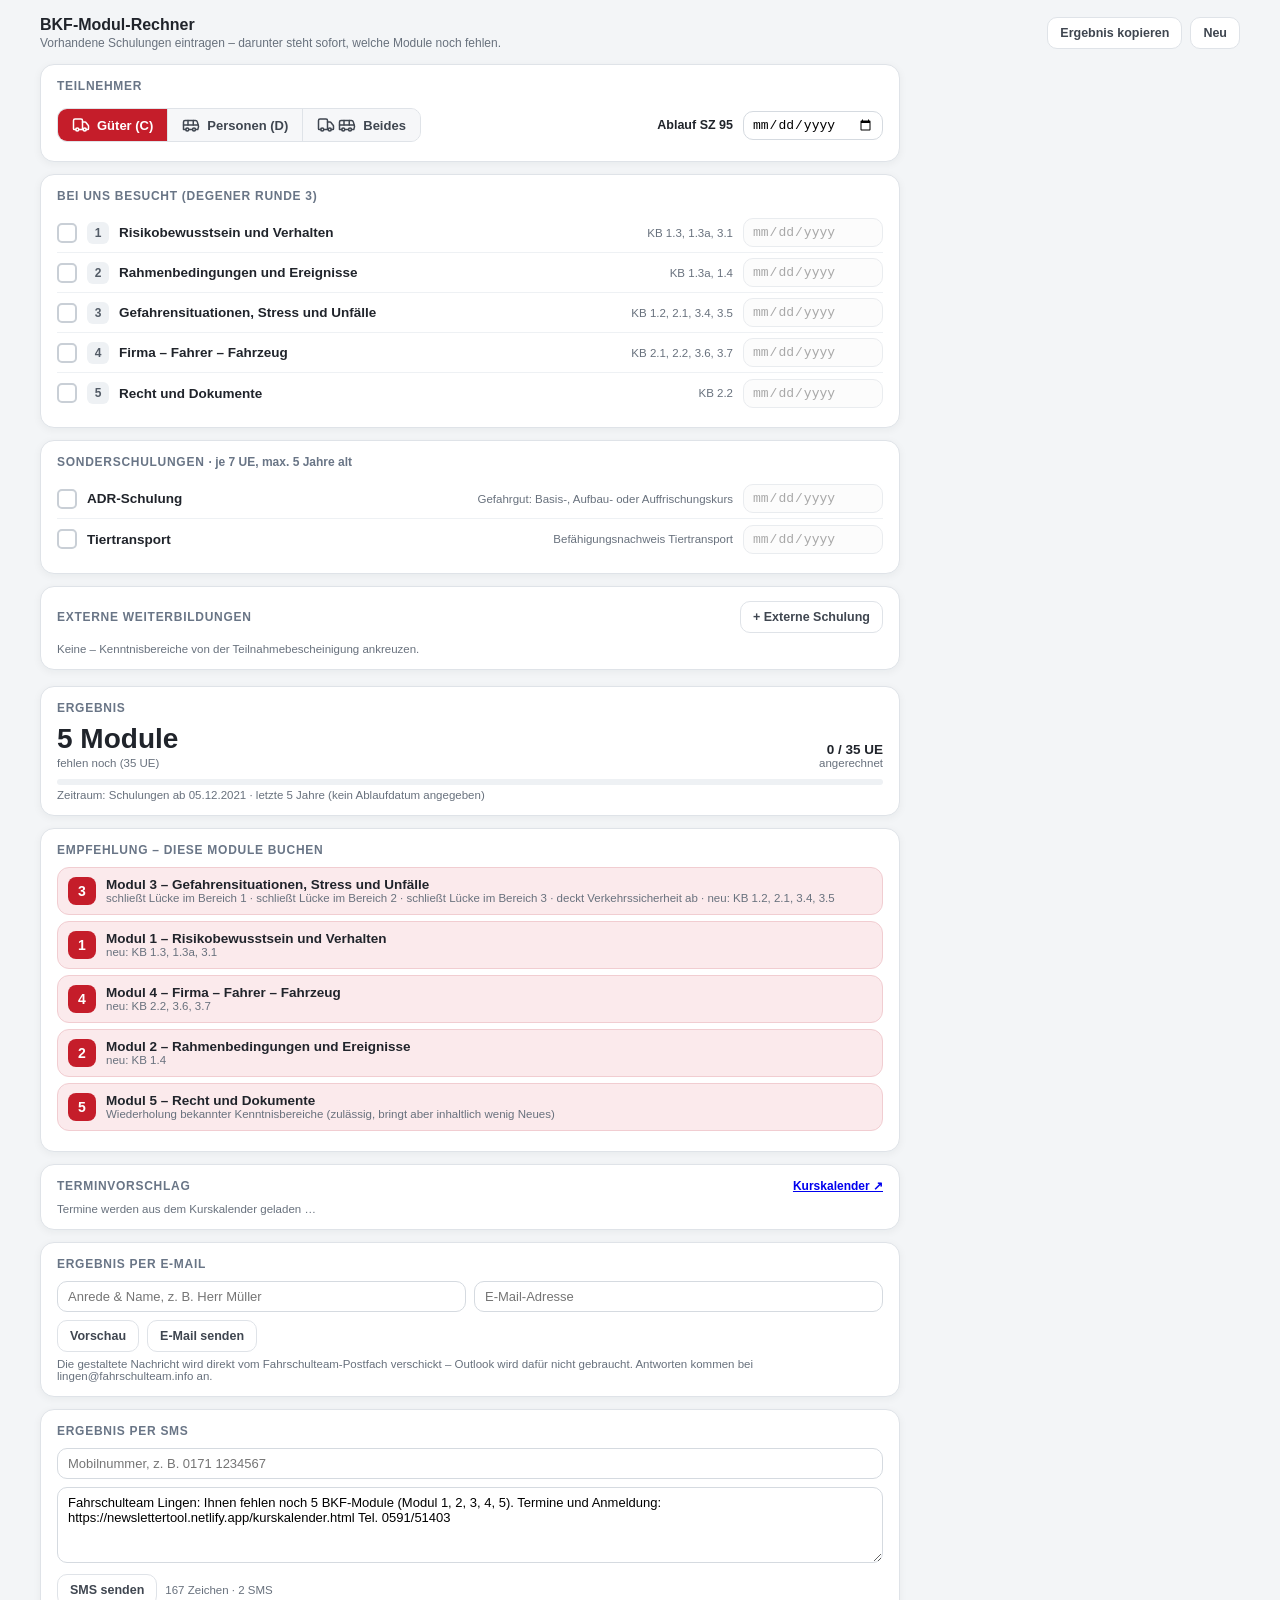
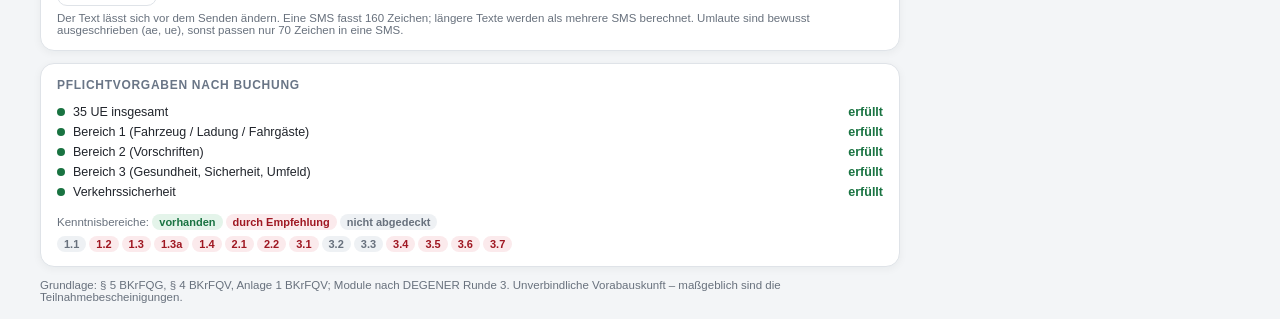
<file: bkf-rechner.html>
<!doctype html>
<html lang="de">
<head>
<meta charset="utf-8">
<meta name="viewport" content="width=device-width, initial-scale=1">
<title>BKF-Modul-Rechner – Fahrschulteam Lingen</title>
<meta name="robots" content="noindex">
<style>
  /* Eigenständige Seite: dieselben Farben/Formen wie die Verwaltung (FTG-Design) */
  :root{
    --rot:#C51D2A; --rot-dark:#9F1722; --dunkel:#20242B; --grau:#68717D;
    --hell:#F3F5F7; --border:#DFE3E8;
  }
  *{box-sizing:border-box;margin:0;padding:0}
  html,body{font-family:Arial,"Helvetica Neue",Helvetica,sans-serif;background:var(--hell);color:var(--dunkel);font-size:14px;-webkit-font-smoothing:antialiased}
  body{padding:16px}
  .wrap{max-width:1200px;margin:0 auto}
  .card{background:#fff;border:1px solid var(--border);border-radius:14px;box-shadow:0 2px 8px rgba(28,33,40,.05)}
  .toolbar{display:flex;align-items:center;gap:12px;flex-wrap:wrap}
  .btn{display:inline-flex;align-items:center;justify-content:center;gap:6px;min-height:32px;padding:0 12px;
    border:1px solid var(--border);border-radius:10px;background:#fff;color:#3F4650;font:inherit;font-size:12.5px;font-weight:700;cursor:pointer;white-space:nowrap}
  .btn:hover{background:#F6F7F9}
  .btn-danger{color:var(--rot);border-color:var(--rot)}
  input[type=checkbox]{-webkit-appearance:none;appearance:none;width:20px;height:20px;min-width:20px;border:2px solid #C9CFD6;border-radius:5px;background:#fff;cursor:pointer;display:inline-grid;place-content:center}
  input[type=checkbox]:checked{background:var(--rot);border-color:var(--rot)}
  input[type=checkbox]:checked::after{content:"";width:11px;height:6px;border-left:2.5px solid #fff;border-bottom:2.5px solid #fff;transform:rotate(-45deg) translate(1px,-1px)}
  input:focus{outline:none;border-color:var(--rot) !important;box-shadow:0 0 0 3px rgba(197,29,42,.18)}
  input[disabled]{opacity:.5}
  #toast{position:fixed;bottom:16px;left:50%;transform:translateX(-50%);background:var(--dunkel);color:#fff;padding:10px 16px;border-radius:10px;font-size:13px;opacity:0;transition:opacity .2s;pointer-events:none}
  #toast.show{opacity:1}
  @media(max-width:600px){ body{padding:10px} .bkr-row{flex-wrap:wrap} .bkr-row input[type=date]{width:100% !important} }
</style>
</head>
<body>
  <div class="wrap"><div id="rechner"></div></div>
  <div id="toast"></div>
  <script>
    // Kleine Rückmeldung für "Ergebnis kopieren"
    function toast(t){ var e=document.getElementById('toast'); e.textContent=t; e.classList.add('show'); setTimeout(function(){e.classList.remove('show')},1800); }
  </script>
  <script src="bkf-rechner.js?v=20261006a"></script>
  <script>
    bkfRechnerRender(document.getElementById('rechner'));
  </script>
</body>
</html>
</file>
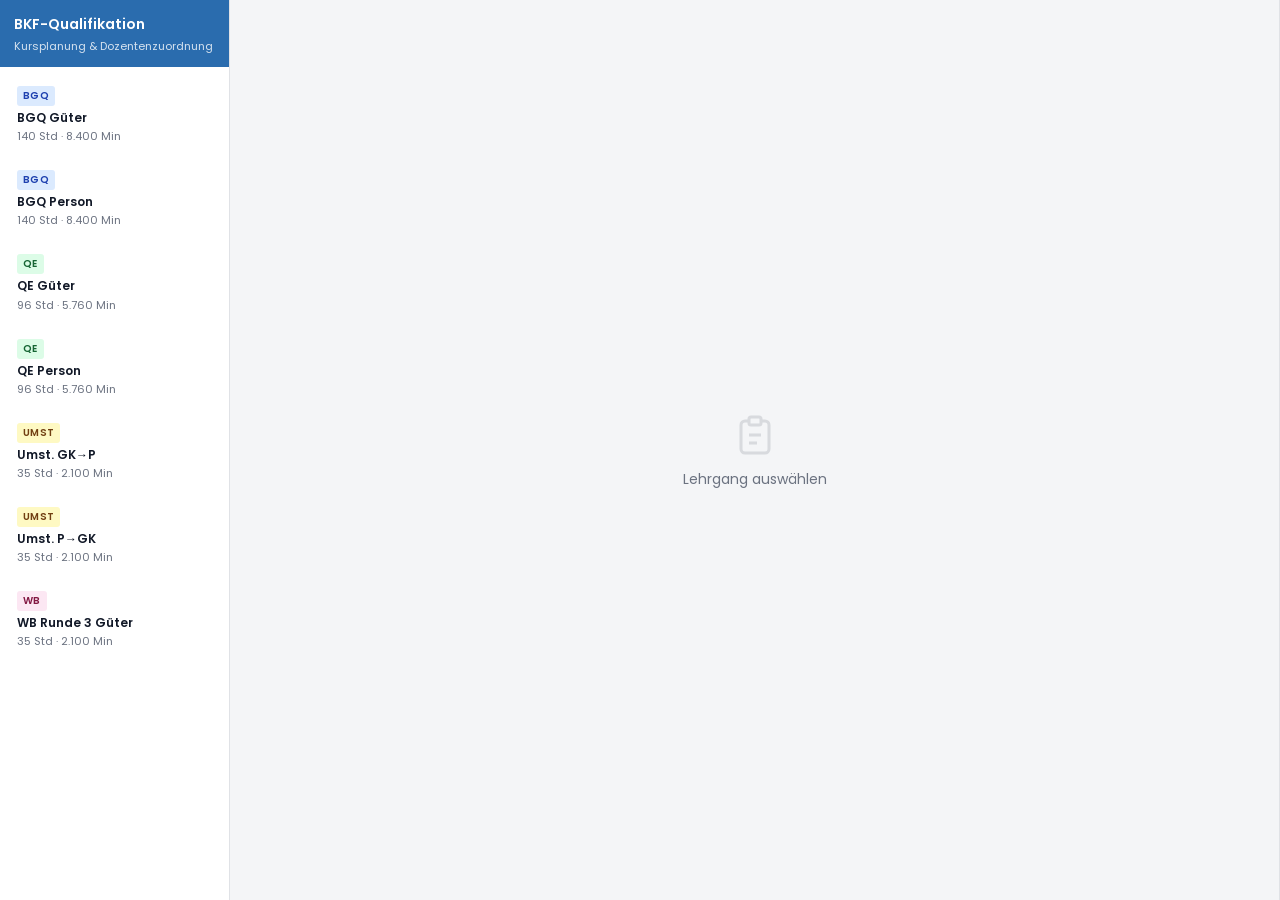
<file: bkrfqg.html>
<!DOCTYPE html>
<html lang="de">
<head>
<meta charset="UTF-8">
<meta name="viewport" content="width=device-width, initial-scale=1.0">
<title>BKF-Qualifikation – Kursplanung</title>
<style>
@import url('https://fonts.googleapis.com/css2?family=Poppins:wght@300;400;500;600;700&display=swap');
/* ── App design tokens (matching Fahrschulverwaltung) ── */
:root{
  --rot:#C0001A; --blau:#2A6CAE; --blau-bg:#e8f0fb;
  --grau:#6b7280; --border:#e0e2e6;
  --bg:#f4f5f7; --card:#ffffff;
  --text:#111827; --text2:#374151; --text3:#6b7280;
  --shadow:0 1px 4px rgba(0,0,0,.08);
  --radius:6px;
}
*{box-sizing:border-box;margin:0;padding:0}
body{font-family:'Poppins',-apple-system,BlinkMacSystemFont,'Segoe UI',Arial,sans-serif;font-size:13px;color:var(--text);background:var(--bg);overflow:hidden}

/* ── Layout ── */
.layout{display:flex;height:100vh;overflow:hidden}
.sidebar{width:230px;min-width:230px;background:#fff;border-right:1px solid var(--border);display:flex;flex-direction:column;overflow:hidden}
.sb-head{padding:14px 14px 12px;background:var(--blau);color:#fff;flex-shrink:0}
.sb-head h2{font-size:14px;font-weight:600;margin:0}
.sb-head p{font-size:11px;opacity:.8;margin:3px 0 0}
.sb-list{overflow-y:auto;flex:1;padding:8px 6px}
.course-item{padding:9px 10px;border-radius:var(--radius);cursor:pointer;margin-bottom:4px;border:1px solid transparent;transition:background .12s,border-color .12s}
.course-item:hover{background:var(--blau-bg);border-color:#b5d4f4}
.course-item.active{background:var(--blau-bg);border-color:var(--blau)}
.ci-badge{display:inline-block;font-size:10px;font-weight:600;padding:2px 6px;border-radius:3px;margin-bottom:4px;letter-spacing:.03em;text-transform:uppercase}
.ci-title{font-size:12px;font-weight:600;color:var(--text);line-height:1.35}
.ci-meta{font-size:11px;color:var(--text3);margin-top:2px}

/* ── Main ── */
.main{flex:1;overflow:hidden;display:flex;flex-direction:column}
.toolbar{background:#fff;border-bottom:1px solid var(--border);padding:10px 18px;display:flex;align-items:center;gap:10px;flex-shrink:0}
.toolbar h2{font-size:15px;font-weight:600;color:var(--text);flex:1;margin:0}
.chip{font-size:11px;font-weight:500;padding:3px 9px;border-radius:12px;background:var(--blau-bg);color:var(--blau);white-space:nowrap}
.chip-kb{background:#fff8e6;color:#92400e}
.tabs-bar{display:flex;background:#fff;border-bottom:1px solid var(--border);flex-shrink:0;padding:0 18px}
.tab{padding:9px 14px;font-size:12px;font-weight:500;color:var(--text3);cursor:pointer;border-bottom:2px solid transparent;transition:all .12s;user-select:none}
.tab.active{color:var(--blau);border-bottom-color:var(--blau)}
.tab:hover:not(.active){color:var(--text2)}
.content{flex:1;overflow-y:auto;padding:16px 18px}

/* ── Cards / bands ── */
.card{background:#fff;border-radius:8px;border:1px solid var(--border);margin-bottom:10px;overflow:hidden;box-shadow:var(--shadow)}
.band-hdr{padding:10px 14px;display:flex;align-items:center;gap:9px;cursor:pointer;user-select:none;min-height:42px}
.band-hdr:hover{background:#f9fafb}
.band-nr{font-size:10px;font-weight:700;color:#fff;background:var(--blau);padding:3px 8px;border-radius:3px;white-space:nowrap;flex-shrink:0}
.band-title{font-size:13px;font-weight:600;color:var(--text);flex:1;min-width:0}
.band-meta{display:flex;gap:6px;align-items:center;flex-shrink:0}
.chevron{font-size:10px;color:var(--text3);transition:transform .15s;flex-shrink:0;margin-left:2px}
.chevron.open{transform:rotate(90deg)}
.band-body{border-top:1px solid var(--border)}
.thema-row{display:flex;align-items:flex-start;padding:7px 14px;border-bottom:1px solid #f3f4f6;gap:8px}
.thema-row:last-child{border-bottom:none}
.t-caret{cursor:pointer;color:var(--text3);font-size:9px;padding-top:3px;flex-shrink:0;width:14px}
.t-content{flex:1;min-width:0}
.t-title{font-size:12px;color:var(--text);display:flex;align-items:center;gap:7px}
.t-inhalt{margin-top:6px;padding:7px 9px;background:#f9fafb;border-radius:4px;font-size:11px;color:var(--text2)}
.t-inhalt li{margin-left:16px;margin-bottom:2px;list-style:disc}

/* ── Form elements ── */
.label{font-size:11px;font-weight:600;text-transform:uppercase;color:var(--grau);letter-spacing:.04em;margin-bottom:4px;display:block}
input[type=text],input[type=date],input[type=number],.select-input{
  border:1px solid var(--border);border-radius:var(--radius);padding:6px 10px;font-size:13px;font-family:inherit;
  color:var(--text);background:#fff;width:100%;
}
input[type=text]:focus,input[type=date]:focus,input[type=number]:focus,.select-input:focus{outline:none;border-color:var(--blau)}
.dz-select{padding:5px 8px;border:1px solid var(--border);border-radius:var(--radius);font-size:12px;color:var(--text);background:#fff;min-width:140px;cursor:pointer}
.dz-select:focus{outline:none;border-color:var(--blau)}
.btn{padding:7px 14px;border-radius:var(--radius);font-size:13px;font-weight:500;font-family:inherit;border:1px solid var(--border);background:#fff;cursor:pointer;color:var(--text);transition:background .12s}
.btn:hover{background:#f3f4f6}
.btn-primary{background:var(--blau);color:#fff;border-color:var(--blau)}
.btn-primary:hover{background:#1e56a0}
.btn-primary:disabled{opacity:.5;cursor:default}
.btn-sm{padding:4px 10px;font-size:12px}
.btn-del{color:var(--rot);border-color:var(--rot)}
.btn-del:hover{background:#fff5f5}
.form-row{display:flex;gap:10px;align-items:flex-end;flex-wrap:wrap}
.form-field{display:flex;flex-direction:column}

/* ── Summary stats ── */
.stat-grid{display:grid;grid-template-columns:repeat(3,1fr);gap:10px;margin-bottom:14px}
.stat{background:#fff;border:1px solid var(--border);border-radius:8px;padding:12px;text-align:center;box-shadow:var(--shadow)}
.stat-val{font-size:22px;font-weight:600;color:var(--blau)}
.stat-lbl{font-size:10px;font-weight:600;text-transform:uppercase;color:var(--text3);margin-top:2px;letter-spacing:.03em}

/* ── Instructor cards ── */
.dz-card{background:#fff;border:1px solid var(--border);border-radius:8px;padding:10px 14px;display:flex;align-items:center;gap:11px;margin-bottom:7px;box-shadow:var(--shadow)}
.dz-avatar{width:34px;height:34px;border-radius:50%;background:var(--blau);color:#fff;display:flex;align-items:center;justify-content:center;font-size:12px;font-weight:700;flex-shrink:0}
.dz-name{font-weight:600;font-size:13px;color:var(--text)}
.dz-kuerzel{font-size:11px;color:var(--text3)}

/* ── Plan table ── */
.plan-day{background:#fff;border:1px solid var(--border);border-radius:8px;margin-bottom:10px;overflow:hidden;box-shadow:var(--shadow)}
.plan-day-hdr{padding:8px 14px;background:#f9fafb;border-bottom:1px solid var(--border);display:flex;align-items:center;gap:9px}
.plan-tag{font-size:11px;font-weight:700;color:#fff;background:var(--blau);padding:2px 9px;border-radius:3px}
.plan-date{font-weight:600;font-size:13px;color:var(--text)}
.plan-tbl{width:100%;border-collapse:collapse}
.plan-tbl th{padding:6px 12px;text-align:left;background:#f9fafb;font-size:10px;font-weight:700;text-transform:uppercase;color:var(--text3);letter-spacing:.04em;border-bottom:1px solid var(--border)}
.plan-tbl td{padding:6px 12px;border-bottom:1px solid #f3f4f6;font-size:12px;color:var(--text);vertical-align:middle}
.plan-tbl tr:last-child td{border-bottom:none}
.dz-pill{font-size:11px;padding:2px 8px;border-radius:10px;background:var(--blau-bg);color:var(--blau);font-weight:500}

/* ── Plan config card ── */
.cfg-card{background:#fff;border:1px solid var(--border);border-radius:8px;padding:14px;margin-bottom:14px;box-shadow:var(--shadow)}

/* ── Empty / no-selection ── */
.empty{display:flex;flex-direction:column;align-items:center;justify-content:center;height:220px;color:var(--text3);text-align:center;gap:8px}
.empty-icon{font-size:40px;opacity:.25}
.empty h3{font-size:14px;font-weight:600;color:var(--text2)}
.empty p{font-size:12px}
.no-sel{display:flex;align-items:center;justify-content:center;flex:1;flex-direction:column;gap:10px;color:var(--text3)}
.no-sel svg{opacity:.2}

/* ── Scrollbar ── */
::-webkit-scrollbar{width:6px}
::-webkit-scrollbar-thumb{background:#d1d5db;border-radius:3px}
::-webkit-scrollbar-track{background:transparent}

/* ── KI-Panel ── */
.ki-panel{width:0;min-width:0;overflow:hidden;background:#fff;border-left:1px solid var(--border);display:flex;flex-direction:column;transition:width .2s ease,min-width .2s ease;flex-shrink:0}
.ki-panel.open{width:340px;min-width:340px}
.ki-head{padding:11px 14px;background:var(--blau);color:#fff;display:flex;align-items:center;gap:8px;flex-shrink:0}
.ki-head h3{font-size:13px;font-weight:600;flex:1;margin:0}
.ki-head-badge{font-size:10px;background:rgba(255,255,255,.25);padding:2px 7px;border-radius:10px;white-space:nowrap}
.ki-close{background:none;border:none;color:#fff;font-size:18px;cursor:pointer;line-height:1;padding:0 2px;opacity:.8}
.ki-close:hover{opacity:1}
.ki-apikey-setup{padding:14px;background:#fff8e1;border-bottom:1px solid #ffe082;flex-shrink:0}
.ki-apikey-setup p{font-size:11px;color:#5f4a00;margin-bottom:8px;line-height:1.5}
.ki-apikey-row{display:flex;gap:6px}
.ki-apikey-row input{flex:1;font-size:12px;padding:5px 8px;border:1px solid var(--border);border-radius:var(--radius)}
.ki-ctx{padding:8px 12px;background:#f9fafb;border-bottom:1px solid var(--border);flex-shrink:0}
.ki-ctx-label{font-size:10px;font-weight:700;text-transform:uppercase;color:var(--text3);letter-spacing:.04em;margin-bottom:5px}
.ki-ctx-course{font-size:12px;font-weight:600;color:var(--text);margin-bottom:3px}
.ki-ctx-band{font-size:11px;color:var(--text3)}
.ki-quick{padding:8px 10px;border-bottom:1px solid var(--border);display:flex;flex-wrap:wrap;gap:5px;flex-shrink:0}
.ki-qa{font-size:11px;padding:4px 9px;border-radius:10px;border:1px solid var(--blau);color:var(--blau);background:#fff;cursor:pointer;transition:all .12s;white-space:nowrap}
.ki-qa:hover{background:var(--blau);color:#fff}
.ki-messages{flex:1;overflow-y:auto;padding:10px 12px;display:flex;flex-direction:column;gap:8px}
.ki-msg{max-width:90%;padding:8px 10px;border-radius:8px;font-size:12px;line-height:1.55;word-break:break-word}
.ki-msg.user{align-self:flex-end;background:var(--blau);color:#fff;border-bottom-right-radius:2px}
.ki-msg.assistant{align-self:flex-start;background:#f3f4f6;color:var(--text);border-bottom-left-radius:2px}
.ki-msg.error{align-self:flex-start;background:#fff5f5;color:var(--rot);border:1px solid #fecaca}
.ki-msg.loading{align-self:flex-start;background:#f3f4f6;color:var(--text3)}
.ki-dots{display:inline-flex;gap:3px}
.ki-dots span{width:5px;height:5px;background:var(--text3);border-radius:50%;animation:ki-bounce .9s infinite}
.ki-dots span:nth-child(2){animation-delay:.15s}
.ki-dots span:nth-child(3){animation-delay:.3s}
@keyframes ki-bounce{0%,80%,100%{transform:translateY(0)}40%{transform:translateY(-5px)}}
.ki-input-area{padding:10px 12px;border-top:1px solid var(--border);flex-shrink:0;display:flex;flex-direction:column;gap:6px}
.ki-textarea{width:100%;padding:7px 9px;border:1px solid var(--border);border-radius:var(--radius);font-size:12px;font-family:inherit;resize:none;line-height:1.5}
.ki-textarea:focus{outline:none;border-color:var(--blau)}
.ki-send-row{display:flex;justify-content:flex-end;gap:6px}
.ki-empty-msg{padding:20px 12px;text-align:center;color:var(--text3);font-size:12px;line-height:1.6}

/* KI-Button im Band-Header */
.btn-ki{font-size:10px;padding:2px 7px;border-radius:3px;border:1px solid var(--blau);color:var(--blau);background:#fff;cursor:pointer;font-weight:600;transition:all .12s;white-space:nowrap}
.btn-ki:hover{background:var(--blau);color:#fff}

/* KI toggle button im Toolbar */
.btn-ki-toggle{display:flex;align-items:center;gap:5px;padding:6px 12px;border-radius:var(--radius);border:1px solid var(--blau);color:var(--blau);background:#fff;cursor:pointer;font-size:12px;font-weight:500;transition:all .12s}
.btn-ki-toggle:hover,.btn-ki-toggle.active{background:var(--blau);color:#fff}
.btn-ki-toggle svg{flex-shrink:0}
</style>
</head>
<body>

<div class="layout">
  <!-- Sidebar: course list -->
  <div class="sidebar">
    <div class="sb-head">
      <h2>BKF-Qualifikation</h2>
      <p>Kursplanung &amp; Dozentenzuordnung</p>
    </div>
    <div class="sb-list" id="courseList"></div>
  </div>

  <!-- Main content -->
  <div class="main" id="mainArea">
    <div class="no-sel">
      <svg width="48" height="48" viewBox="0 0 24 24" fill="none" stroke="currentColor" stroke-width="1.5">
        <path d="M9 5H7a2 2 0 0 0-2 2v12a2 2 0 0 0 2 2h10a2 2 0 0 0 2-2V7a2 2 0 0 0-2-2h-2"/>
        <rect x="9" y="3" width="6" height="4" rx="1"/>
        <path d="M9 12h6M9 16h4"/>
      </svg>
      <span style="font-size:14px">Lehrgang auswählen</span>
    </div>
  </div>

  <!-- KI-Assistent Panel -->
  <div class="ki-panel" id="kiPanel">
    <div class="ki-head">
      <svg width="15" height="15" viewBox="0 0 24 24" fill="none" stroke="currentColor" stroke-width="2" style="flex-shrink:0"><path d="M12 2a2 2 0 0 1 2 2c0 .74-.4 1.39-1 1.73V7h1a7 7 0 0 1 7 7h1a1 1 0 0 1 1 1v3a1 1 0 0 1-1 1h-1v1a2 2 0 0 1-2 2H5a2 2 0 0 1-2-2v-1H2a1 1 0 0 1-1-1v-3a1 1 0 0 1 1-1h1a7 7 0 0 1 7-7h1V5.73c-.6-.34-1-.99-1-1.73a2 2 0 0 1 2-2zM9 14a2 2 0 1 0 0 4 2 2 0 0 0 0-4zm6 0a2 2 0 1 0 0 4 2 2 0 0 0 0-4z"/></svg>
      <h3>KI-Assistent</h3>
      <span class="ki-head-badge" id="kiModelBadge">claude-sonnet</span>
      <button class="ki-close" id="kiCloseBtn" title="Schließen">×</button>
    </div>
    <div id="kiApikeySetup" class="ki-apikey-setup" style="display:none">
      <p>Anthropic API-Key eingeben (wird lokal gespeichert, nicht übertragen):</p>
      <div class="ki-apikey-row">
        <input type="password" id="kiApiKeyInput" placeholder="sk-ant-…">
        <button class="btn btn-sm btn-primary" id="kiApiKeySave">Speichern</button>
      </div>
    </div>
    <div class="ki-ctx" id="kiCtx">
      <div class="ki-ctx-label">Kontext</div>
      <div class="ki-ctx-course" id="kiCtxCourse">–</div>
      <div class="ki-ctx-band" id="kiCtxBand">–</div>
    </div>
    <div class="ki-quick" id="kiQuickActions"></div>
    <div class="ki-messages" id="kiMessages">
      <div class="ki-empty-msg">
        Fragen zur BKrFQV, Unterrichtshinweise, Prüfungsfragen – ich helfe gerne.<br>
        Wähle eine Schnellaktion oder stell eine eigene Frage.
      </div>
    </div>
    <div class="ki-input-area">
      <textarea class="ki-textarea" id="kiInput" rows="2" placeholder="Frage eingeben …"></textarea>
      <div class="ki-send-row">
        <button class="btn btn-sm" id="kiClearBtn">Verlauf löschen</button>
        <button class="btn btn-sm btn-primary" id="kiSendBtn">Senden</button>
      </div>
    </div>
  </div>
</div>

<script>
// ═══════════════════════════════════════════════════════════════════════════
// COURSE DATA  (gemäß Anlage 1 BKrFQV / DEGENER Rahmenpläne Stand 2021/2022)
// ═══════════════════════════════════════════════════════════════════════════

const fmtMin = m => {
  if (!m || m <= 0) return '—';
  const h = Math.floor(m / 60), r = m % 60;
  return h > 0 ? (r > 0 ? `${h}h ${r}min` : `${h}h`) : `${r}min`;
};
const fmtDate = d => d.toLocaleDateString('de-DE', { weekday: 'short', day: '2-digit', month: '2-digit', year: 'numeric' });
const uid = () => Date.now().toString(36) + Math.random().toString(36).slice(2, 5);

// ── Band-Builder-Funktionen ───────────────────────────────────────────────

function mkB1(id, min = 810) {
  return { id, nr: 'Band 1', title: 'Gesundheit & Fitness', kb: '3.3, 3.4', min, themen: [
    { title: 'Gesundheitsvorsorge', min: 180, inhalt: ['Besondere Belastungen der Berufskraftfahrer', 'Gesundheitliche Anforderungen an den Fahrer und Maßnahmen des Arbeitsschutzes'] },
    { title: 'Ergonomie – Gesundheitsgerechte Bewegung und Haltungen', min: 180, inhalt: ['Wirbelsäule', 'Körperhaltung', 'Körperliche Haltung und Ergonomie', 'Umgang mit Lasten'] },
    { title: 'Physische Kondition und individueller Schutz', min: 90, inhalt: ['Übungen', 'Sportliche Betätigung', 'Individueller Schutz'] },
    { title: 'Grundsätze einer gesunden und ausgewogenen Ernährung', min: 90, inhalt: ['Ernährung unterwegs', 'Energie aus der Nahrung', 'Wichtige Nährstoffe', 'Zehn Regeln der DGE'] },
    { title: 'Müdigkeit', min: 90, inhalt: ['Ursachen', 'Symptome und Auswirkungen', 'Zyklus von Aktivität und Ruhezeit'] },
    { title: 'Stress', min: 180, inhalt: ['Drei Phasen der Stressreaktion', 'Belastungsfaktoren', 'Symptome', 'Stresstreppe', 'Anti-Stress-, Vermeidungs- und Bewältigungsstrategien'] },
  ]};
}

function mkB2(id, min, optMin = 300, riskMin = 60) {
  return { id, nr: 'Band 2', title: 'Kinematische Kette | Energie & Umwelt', kb: '1.1, 1.3, 1.3a', min, themen: [
    { title: 'Motor / Dieselmotor', min: 270, inhalt: ['Technische Daten eines Dieselmotors', 'Aufbau eines Dieselmotors', 'Arbeitsweise eines Viertakt-Motors', 'Einspritzverfahren', 'Kraftstoffanlage', 'Aufladung der Motoren', 'Luftfilter', 'Motorkühlung', 'Motorschmierung', 'Abgasanlage', 'Motorsteuerung (Motormanagement)'] },
    { title: 'Alternative Antriebe', min: null, inhalt: ['Erdgasmotor', 'Wasserstoffmotor', 'Brennstoffzellenantrieb', 'Hybridantrieb'] },
    { title: 'Motorkennlinien', min: null, inhalt: ['Motorkennlinien'] },
    { title: 'Eigenschaften und Arten von Kraftstoffen', min: 90, inhalt: ['Diesel-Kraftstoffe', 'Benzin-Kraftstoffe', 'Alternative Kraftstoffe'] },
    { title: 'Emissionen', min: null, inhalt: ['Abgaszusammensetzung', 'Abgas- und Diagnosegesetzgebung', 'Abgasreinigung beim Diesel-Nutzfahrzeugmotor', 'Strategien zur Abgasnachbehandlung'] },
    { title: 'Antriebskonzeption', min: 270, inhalt: ['Radformel – Antriebskombination'] },
    { title: 'Kupplung', min: null, inhalt: ['Funktion', 'Störung und Fehler an der Kupplung', 'Wandler'] },
    { title: 'Getriebe', min: null, inhalt: ['Aufbau eines 4-Gang-Wechsel-Getriebes (Schaltmuffengetriebe)', 'Getriebebauarten', 'Automatisierte Schaltung', 'Automatikgetriebe'] },
    { title: 'Gelenkwelle, Achsantrieb, Radantrieb', min: null, inhalt: ['Gelenkwelle', 'Achsantrieb', 'Radantrieb'] },
    { title: 'Fahrwerk', min: 90, inhalt: ['Rahmen im Lkw-Bau', 'Rahmen und Fahrgestelle im Omnibusbau', 'Radaufhängung', 'Rad- und Achsstellung', 'Federung und Dämpfung'] },
    { title: 'Lenkung', min: null, inhalt: ['Funktion der Hilfskraftlenkung (Servolenkung)', 'Überprüfung und Wartung'] },
    { title: 'Räder und Reifen', min: null, inhalt: ['Räder', 'Reifen', 'Reifenkennzeichnung', 'Überprüfung von Rädern und Reifen', 'Reifenschäden', 'Radwechsel', 'Radabdeckung', 'Schneeketten'] },
    { title: 'Optimierung des Kraftstoffverbrauchs', min: optMin, inhalt: ['Kenntnisse über den Drehmomentverlauf des Motors', 'Energiesparende Fahrweise', 'Fahrzeugbedienung', 'Nutzfahrzeuge und Umweltschutz'] },
    { title: 'Straßenkarten', min: null, inhalt: ['Straßenkarten lesen', 'Spezialkarten', 'Fahrplanung', 'Streckenplanung', 'Zeitplanung'] },
    { title: 'Risiken im Straßenverkehr', min: riskMin, inhalt: ['Bedingungen vorhersehen', 'Situation bewerten', 'sich anpassen'] },
  ]};
}

function mkB3(id, min = 720, druckMin = 360, kwMin = 180) {
  return { id, nr: 'Band 3', title: 'Bremsanlagen', kb: '1.2', min, themen: [
    { title: 'Grundbegriffe', min: 180, inhalt: ['Reaktionsweg – Bremsweg – Anhalteweg', 'Aufgaben der Bremsanlage', 'Gesetzliche Vorschriften', 'Grundaufbau einer Bremsanlage'] },
    { title: 'Arten der Bremsanlagen', min: null, inhalt: ['Mechanische Bremsanlage', 'Hydraulische Bremsanlage', 'Hilfskraft-Bremsanlage', 'Fremdkraft-Bremsanlage'] },
    { title: 'Druckluftbeschaffungsanlage', min: druckMin, inhalt: ['Kompressor', 'Druckregler', 'Frostschutzeinrichtungen', 'Lufttrockner', 'Mehrkreisschutzventil', 'Luftbehälter', 'Druckmesser', 'Druck-Warneinrichtung'] },
    { title: 'Feststellbremse', min: null, inhalt: ['Federspeicher-Bremszylinder', 'Feststellbremsventil', 'Hilfsbremse', 'Haltestellenbremse'] },
    { title: 'Dauerbremsen', min: null, inhalt: ['Motorbremsen', 'Retarder'] },
    { title: 'Bremsanlage bei Lastzügen und Gelenkomnibussen', min: null, inhalt: ['Bremsanlagen bei Lastzügen', 'Anhänger hinter Lastkraftwagen'] },
    { title: 'Elektronische Bremsunterstützung', min: null, inhalt: ['Elektronisches Bremssystem (EBS)', 'Antiblockiersystem (ABS)', 'Antriebs-Schlupf-Regelung (ASR)'] },
    { title: 'Kontrollen, Wartung und Pflege', min: kwMin, inhalt: ['Kontrolle der Druckluftbremsanlage', 'Hydraulische Bremsanlage', 'Erkennen und Beseitigen von Störungen', 'Grenzen des Einsatzes der Bremsanlagen und der Dauerbremse'] },
  ]};
}

function mkB4G(id, min = 1440) {
  return { id, nr: 'Band 4G', title: 'Ladungssicherung', kb: '1.4', min, themen: [
    { title: 'Rechtliche Grundlagen', min: 135, inhalt: ['StVO, StVZO, OWiG', 'Gefahrgutrecht / GGVSEB', 'CTU-Packrichtlinien', 'StGB, BGB, HGB', 'UVV der BG-Verkehr', 'CMR', 'Überwachung', 'Normen und VDI-Richtlinien', 'Bußgeld'] },
    { title: 'Physikalische Grundlagen', min: 270, inhalt: ['Masse, Massenkraft, Gewichtskraft', 'Geschwindigkeit, Beschleunigung', 'Fliehkraft, Bewegungsenergie', 'Reibung', 'Standsicherheit des Ladegutes', 'Dynamische Beanspruchung im Straßenverkehr'] },
    { title: 'Arten der Ladungssicherung', min: 180, inhalt: ['Kraftschlüssige Ladungssicherung', 'Formschlüssige Ladungssicherung'] },
    { title: 'Berechnung', min: null, inhalt: ['Reibkraft', 'Verbleibende Sicherungskraft', 'Niederzurren / Schrägzurren / Diagonalzurren', 'Berechnung der Nutzlast und der zulässigen Gesamtmasse', 'Auswirkung der Überladung auf die Fahrstabilität'] },
    { title: 'Fahrzeugaufbauten', min: null, inhalt: ['Festigkeit von Fahrzeugaufbauten', 'Zurrpunkte'] },
    { title: 'Lastverteilungsplan', min: 90, inhalt: ['Anwendung des Lastverteilungsplans'] },
    { title: 'Hilfsmittel zur Ladungssicherung', min: 90, inhalt: ['Zurrgurte', 'Zurrketten', 'Zurrdrahtseil', 'Rutschhemmendes Material', 'Staupolster', 'Sperrbalken', 'Kantenschutzwinkel'] },
    { title: 'Praxisbeispiele Ladungssicherung', min: 135, inhalt: ['Praxisbeispiele Ladungssicherung'] },
    { title: 'Arbeitssicherheit und Umschlag', min: null, inhalt: ['Arbeitssicherheit beim Beladen'] },
    { title: 'Praktische Ausbildung', min: 540, inhalt: ['Praktische Übungen zur Ladungssicherung'] },
  ]};
}

function mkB4P(id, min = 1440) {
  return { id, nr: 'Band 4P', title: 'Sicherheit der Fahrgäste', kb: '1.5, 1.6', min, themen: [
    { title: 'Sicherheit und Komfort', min: 90, inhalt: ['Aktive Sicherheit', 'Passive Sicherheit', 'Maßnahmen zur Gewährleistung der Betriebs- und Verkehrssicherheit', 'Fahrweise und Verhalten'] },
    { title: 'Pflichten des Fahrzeugführers', min: 135, inhalt: ['Sorgfaltspflicht', 'Nutzung bestimmter Verkehrsflächen', 'Prioritäten setzen', 'Besonderheiten bei der Beförderung bestimmter Fahrgastgruppen', 'Umgang mit Fahrgästen'] },
    { title: 'Längs- und Seitwärtsbewegungen des Fahrzeugs', min: 90, inhalt: ['Einfluss der Fahrgeschwindigkeit', 'Befahren von Kurven', 'Rücksichtsvolles Verkehrsverhalten', 'Positionierung auf der Fahrbahn', 'Sanftes Abbremsen', 'Beachtung der Überhänge'] },
    { title: 'Gewährleistung der Sicherheit aller Fahrgäste', min: 45, inhalt: ['Verantwortung des Fahrers', 'Vorbeugende Maßnahmen'] },
    { title: 'Fahrphysik', min: 360, inhalt: ['Fahrwiderstände', 'Flieh- und Seitenführungskräfte', 'Haft- und Gleitreibung'] },
    { title: 'Ladungssicherung in Bussen', min: 720, inhalt: ['Rechtliche Grundlagen', 'Physikalische Grundlagen', 'Auswirkung der Überladung auf die Fahrstabilität', 'Arten der Ladungssicherung', 'Lastverteilung', 'Beispiele zur Ladungssicherung'] },
  ]};
}

function mkB5(id) {
  return { id, nr: 'Band 5', title: 'Sozialvorschriften', kb: '2.1', min: 810, themen: [
    { title: 'Lenk- und Ruhezeiten', min: 360, inhalt: ['Maximale Lenkzeit bis zur ersten Fahrtunterbrechung', 'Tageslenkzeit', 'Wochenlenkzeit', 'Bereitschaftszeit', 'Tägliche Ruhezeit', 'Wöchentliche Ruhezeit', 'Übernahme eines Fahrzeugs nicht an der Betriebsstätte', 'Anordnung der Unterbrechung Fahrtunterbrechung/Ruhezeit', 'Transport auf der Fähre oder Eisenbahn', 'Untersagung der Weiterfahrt', 'Abweichungen', 'Ausnahmen'] },
    { title: 'Kontrollgeräte', min: 180, inhalt: ['Einbaupflicht Fahrtschreiber in Deutschland (§57a StVZO)', 'Analoge Tachographen (mit Schaublatt)', 'Digitaler Tachograph', 'Prüfung der Fahrtschreiber und Kontrollgeräte (§57b StVZO)', 'Plomben und Einbauschilder', 'Ausdrucke'] },
    { title: 'Arbeitszeit – 2002/15/EG – ArbZG', min: 180, inhalt: ['Kurzübersichten über die Arbeitszeiten', 'Weitere Pflichten des Unternehmers', 'Bußgeld- und Strafvorschriften (Kurzübersicht)', 'Kontrollrichtlinie', 'Sonntagsfahrverbot', 'Ferienreiseverordnung'] },
    { title: 'Rechte und Pflichten des Fahrers in der Aus- und Weiterbildung', min: 90, inhalt: ['Grundqualifikation', 'Weiterbildung', 'Befähigungsnachweis'] },
  ]};
}

function mkB6G(id, min = 900) {
  return { id, nr: 'Band 6G', title: 'Vorschriften für den Güterkraftverkehr', kb: '2.2', min, themen: [
    { title: 'Güterkraftverkehrsgesetz – GüKG (nationale Verkehre)', min: 360, inhalt: ['Geltungsbereich', 'Struktur und Aufgabenbereiche des GüKG', 'Nicht erfasste und ausgenommene Transporte', 'Erteilung/Versagung der Erlaubnis', 'Grenzüberschreitender Gütertransport (Inland)', 'Grenzüberschreitender Gütertransport (Ausland)', 'EWR-Abkommen', 'Werkverkehr', 'BAG'] },
    { title: 'Handelsgesetzbuch (HGB)', min: null, inhalt: ['Beziehung zwischen GüKG und HGB'] },
    { title: 'Vertragsbedingungen für den Güterkraftverkehr (VBGL)', min: 360, inhalt: ['Geltungsbereich', 'Wesentliche Rechte und Pflichten der an der Beförderung Beteiligten'] },
    { title: 'Allgemeine Deutsche Spediteurbedingungen (ADSp)', min: null, inhalt: ['Geltungsbereich', 'Wesentliche Rechte/Pflichten der am Vertrag Beteiligten'] },
    { title: 'Verkehr innerhalb EU – VO EWG Nr. 881/92', min: null, inhalt: ['Geltungsbereich', 'Begriffsbestimmungen/Definition', 'EG/EU-Gemeinschaftslizenz', 'Fahrerbescheinigung (Vorder- und Rückseite)'] },
    { title: 'Abkommen EG-Schweiz über den Güterkraftverkehr', min: null, inhalt: ['Ziele des Übereinkommens', 'Große Kabotage für die Schweiz', 'Genehmigungsfreie Beförderungen', 'Obergrenze der Tonnage', 'Sonntags-, Feiertags- und Nachtfahrverbot'] },
    { title: 'GüKGrKabotageV (internationale Verkehre)', min: null, inhalt: ['EG/EU-Gemeinschaftslizenz – Erteilung und Entziehung', 'CEMT-Genehmigung', 'Bilaterale Genehmigungen', 'Drittstaatengenehmigung', 'Kabotageverkehr', 'Fahrzeugeinsatz', 'Ausschluss von Unternehmen'] },
    { title: 'Internationale Vereinbarung über Beförderungsverträge (CMR)', min: null, inhalt: ['Regelungsumfang und Bedeutung des Abkommens', 'Frachtvertrag und CMR-Frachtbrief', 'Vordruck: CMR-Frachtbrief (für den internationalen Verkehr)'] },
    { title: 'TIR-Übereinkommen', min: null, inhalt: ['Grundlagen und organisatorischer Überbau', 'Ablauf des Transports', 'Besonderheiten auf EU-Strecken'] },
    { title: 'Abfalltransport – VO (EG) 1013/2006', min: null, inhalt: ['Abfallverbringungsgesetz (AbfVerbrG)'] },
    { title: 'Der Lkw in der StVZO', min: 180, inhalt: ['Regelmäßige Untersuchungen', 'Vorgeschriebene Ausrüstungsteile, Maße und Massen', 'Automatischer Blockierverhinderer', 'Anhängelasten und Leermasse', 'Einrichtungen zur Verbindung von Fahrzeugen', 'Stützeinrichtung und Stützlast', 'Geräuscharme Kraftfahrzeuge', 'Beleuchtungseinrichtung', 'Hupen und Hörner', 'Geschwindigkeitsbegrenzer', 'Betätigungseinrichtungen', 'Geschwindigkeitsschilder'] },
  ]};
}

function mkB6P(id, min = 900) {
  return { id, nr: 'Band 6P', title: 'Vorschriften für den Personenverkehr', kb: '2.3', min, themen: [
    { title: 'Personenbeförderungsgesetz – PBefG (nationales Recht)', min: 240, inhalt: ['Geltungsbereich und Ausnahmen', 'Der Unternehmer', 'Genehmigung', 'Ordnung der Personenbeförderung im PBefG', 'Die verschiedenen Verkehrsformen im nationalen Bereich', 'Grenzüberschreitende Verkehre', 'Katalog der Ordnungswidrigkeiten (§61)'] },
    { title: 'EWG/EG-Regelungen (Gemeinschaftsrecht)', min: 360, inhalt: ['Die Mitgliedstaaten der Europäischen Union', 'Verordnung (EWG) Nr. 684/92 zur Einführung gemeinsamer Regeln für den grenzüberschreitenden Personenverkehr mit Kraftomnibussen und weiterführende Vorschriften'] },
    { title: 'Interbus-Übereinkommen (Internationales Recht)', min: null, inhalt: ['Vertragsparteien des Übereinkommens', 'Ziele des Übereinkommens', 'Geltungsbereich', 'Begriffsbestimmungen', 'Qualifikation des Unternehmers', 'Technik der Fahrzeuge', 'Verkehrsformen – Liberalisierter und nicht liberalisierter Gelegenheitsverkehr', 'Kontrolldokumente'] },
    { title: 'Abkommen Schweiz/EG, EWR-Abkommen', min: null, inhalt: ['Zulassung von Unternehmen zum Verkehr', 'Zugang zum Markt', 'Genehmigungen', 'Die EWR-Staaten'] },
    { title: 'EG-Bus-Durchführungsverordnung (EGBusDV)', min: null, inhalt: ['Aufgabe der Verordnung', 'Einzelne Regelungen', 'Bezüge und Fundstellen', 'Grenzüberschreitende Personenbeförderung'] },
    { title: 'Weiterführende Vorschriften (BOKraft, BefBedV)', min: null, inhalt: ['BOKraft – Betrieb von Kraftfahrunternehmen im Personenverkehr', 'BefBedV – Allgemeine Beförderungsbedingungen', 'Merkblatt für die Schulung von Fahrzeugführern – Auszug'] },
    { title: 'Der Kraftomnibus in der StVZO', min: 300, inhalt: ['Verantwortung für den Betrieb der Fahrzeuge (§31 und FZV)', 'Regelmäßige Untersuchungen (§29 und 47a)', 'Vorgeschriebene Ausrüstungsteile und ihre Beschaffenheit (§31b)', 'Abmessungen und Gewichte/Massen (§32 und 59a)', 'Mitführen von Anhängern (§32)', 'Wendigkeit und Platzbedarf – der BOKraft-Kreis (§32d)', 'Komfort und Sicherheit für den Fahrer', 'Arbeitsplatz des Fahrers'] },
  ]};
}

function mkB7(id, min, themen) {
  return { id, nr: 'Band 7', title: 'Pannen, Unfälle, Notfälle und Kriminalität', kb: '3.1, 3.2, 3.5', min, themen };
}

function mkB8G(id, min = 960, themen) {
  return { id, nr: 'Band 8G', title: 'Unternehmensbild & Marktordnung im Güterkraftverkehr', kb: '3.6, 3.7', min, themen: themen || [
    { title: 'Unternehmensbild im Güterkraftverkehr', min: 510, inhalt: ['Bedeutung der Qualität der Leistung des Lkw-Fahrers', 'Rollen des Berufskraftfahrers', 'Gesprächspartner des Berufskraftfahrers', 'Arbeitsorganisation'] },
    { title: 'Marktordnung im Güterkraftverkehr', min: 360, inhalt: ['Kraftverkehr im Verhältnis zu anderen Verkehrsträgern', 'Tätigkeiten im Güterkraftverkehr', 'Organisation von Verkehrsunternehmen', 'Spezialisierung', 'Weiterentwicklung der Branche'] },
    { title: 'Kommerzielle und finanzielle Konsequenzen eines Rechtsstreits', min: 90, inhalt: ['Zivilrechtliche Rechtsstreite', 'Arbeitsrechtsstreite'] },
  ]};
}

function mkB8P(id, min = 960, themen) {
  return { id, nr: 'Band 8P', title: 'Unternehmensbild & Marktordnung im Personenverkehr', kb: '3.6, 3.8', min, themen: themen || [
    { title: 'Marktordnung im Personenverkehr', min: 360, inhalt: ['Personenbeförderung im Verhältnis zu den verschiedenen Verkehrsmitteln', 'Tätigkeiten im Personenverkehr', 'Organisation der wichtigsten Arten von Verkehrsunternehmen', 'Produkte im Personenverkehr'] },
    { title: 'Unternehmensbild im Personenverkehr', min: 510, inhalt: ['Qualität der Leistungen des Busfahrers', 'Unterschiedliche Rollen des Fahrers', 'Konfliktmanagement'] },
    { title: 'Kommerzielle und finanzielle Konsequenzen eines Rechtsstreits', min: 90, inhalt: ['Zivilrechtliche Rechtsstreite', 'Arbeitsrechtsstreite'] },
  ]};
}

function mkB9(id, wmin = 90, pmin = 600) {
  return { id, nr: 'Band 9', title: 'Fahrpraktische Übungen, Wartung und Pflege', kb: '', min: wmin + pmin, themen: [
    { title: 'Wartung und Fahrzeugpflege', min: wmin, inhalt: ['Lichttechnische Einrichtungen', 'Batterie', 'Bremse (Betriebsbremse, Feststellbremse, Anhängerbremse)', 'Frostschutzeinrichtungen', 'Reifen', 'Federung und Dämpfung', 'Motor', 'Luftfilteranlage', 'Keilriemen', 'Lenkung', 'Führerhaus (Arbeitsplatz des Fahrers)', 'An- und Aufbauten, Ladungsträger', 'Fahrzeugverbindungen'] },
    { title: 'Praktische Ausbildung', min: pmin, inhalt: ['Fahrpraktische Übungen'] },
  ]};
}

const T7_VOLL = [
  { title: 'Kriminalität und Schleusung illegaler Einwanderer', min: 90, inhalt: ['Ladungsdiebstahl', 'Diebstahl aus Fahrzeugen', 'Überfälle auf Kraftfahrer', 'Schmuggel von Waren mit Lkw und Bussen', 'Schleusung von Personen', 'Gewalttaten im Personenverkehr'] },
  { title: 'Bewusstseinsbildung für Risiken des Straßenverkehrs und Arbeitsunfälle', min: 360, inhalt: ['Verkehrsunfälle', 'Arbeits- und Wegeunfälle', 'Berufskrankheiten', 'Menschliche, materielle und finanzielle Auswirkungen eines Arbeitsunfalls', 'Versicherungsschutz'] },
  { title: 'Verhalten bei Unfällen und Notfällen', min: 540, inhalt: ['Erste-Hilfe-Material und Ausrüstungsgegenstände', 'Einschätzung der Lage', 'Absichern der Unfallstelle', 'Überblick über die Situation verschaffen', 'Verständigung und Kommunikation mit Hilfskräften', 'Sofortmaßnahmen am Unfallort', 'Pflichten der Unfallbeteiligten bei Verkehrsunfällen', 'Wildunfall', 'Unfallbericht', 'Brandklassen', 'Verwendung von Feuerlöschern'] },
];

const T7_KURZ = [
  { title: 'Kriminalität und Schleusung illegaler Einwanderer', min: 90, inhalt: ['Ladungsdiebstahl', 'Diebstahl aus Fahrzeugen', 'Überfälle auf Kraftfahrer', 'Schmuggel von Waren mit Lkw und Bussen', 'Schleusung von Personen'] },
  { title: 'Verhalten bei Unfällen und Notfällen', min: 540, inhalt: ['Erste-Hilfe-Material und Ausrüstungsgegenstände', 'Einschätzung der Lage', 'Absichern der Unfallstelle', 'Überblick über die Situation verschaffen', 'Verständigung und Kommunikation mit Hilfskräften', 'Sofortmaßnahmen am Unfallort', 'Pflichten der Unfallbeteiligten bei Verkehrsunfällen', 'Wildunfall', 'Unfallbericht'] },
  { title: 'Verhalten bei einem Brand', min: null, inhalt: ['Brandklassen', 'Verwendung von Feuerlöschern'] },
];

const T7_UMST = [
  { title: 'Bewusstseinsbildung für Risiken des Straßenverkehrs und Arbeitsunfälle', min: 240, inhalt: ['Verkehrsunfälle', 'Arbeits- und Wegeunfälle', 'Berufskrankheiten', 'Menschliche, materielle und finanzielle Auswirkungen eines Arbeitsunfalls', 'Versicherungsschutz'] },
  { title: 'Verhalten bei Unfällen und Notfällen', min: 360, inhalt: ['Erste-Hilfe-Material und Ausrüstungsgegenstände', 'Einschätzung der Lage', 'Absichern der Unfallstelle', 'Überblick über die Situation verschaffen', 'Verständigung und Kommunikation mit Hilfskräften', 'Sofortmaßnahmen am Unfallort', 'Pflichten der Unfallbeteiligten bei Verkehrsunfällen', 'Wildunfall', 'Unfallbericht', 'Brandklassen', 'Verwendung von Feuerlöschern'] },
];

// ── Alle 7 Lehrgänge ──────────────────────────────────────────────────────

const COURSES = [
  {
    id: 'bgq_g', short: 'BGQ Güter', typ: 'BGQ', totalStd: 140, totalMin: 8400,
    title: 'Beschleunigte Grundqualifikation Güterkraftverkehr',
    baende: [mkB1('b1g1'), mkB2('b1g2', 1080, 300, 60), mkB3('b1g3'), mkB4G('b1g4'), mkB5('b1g5'), mkB6G('b1g6'), mkB7('b1g7', 990, T7_VOLL), mkB8G('b1g8'), mkB9('b1g9')],
  },
  {
    id: 'bgq_p', short: 'BGQ Person', typ: 'BGQ', totalStd: 140, totalMin: 8400,
    title: 'Beschleunigte Grundqualifikation Personenverkehr',
    baende: [mkB1('b2p1'), mkB2('b2p2', 1050, 210, 120), mkB3('b2p3'), mkB4P('b2p4'), mkB5('b2p5'), mkB6P('b2p6'), mkB7('b2p7', 990, T7_VOLL), mkB8P('b2p8'), mkB9('b2p9')],
  },
  {
    id: 'qe_g', short: 'QE Güter', typ: 'QE', totalStd: 96, totalMin: 5760,
    title: 'Grundqualifikation für Quereinsteiger Güterkraftverkehr',
    baende: [mkB1('b3g1'), mkB2('b3g2', 1050, 210, 120), mkB3('b3g3'), mkB4G('b3g4'), mkB7('b3g7', 630, T7_KURZ),
      mkB8G('b3g8', 420, [{ title: 'Unternehmensbild im Güterkraftverkehr', min: 420, inhalt: ['Bedeutung der Qualität der Leistung des Lkw-Fahrers', 'Rollen des Berufskraftfahrers', 'Gesprächspartner des Berufskraftfahrers', 'Arbeitsorganisation'] }]),
      mkB9('b3g9', 60, 600)],
  },
  {
    id: 'qe_p', short: 'QE Person', typ: 'QE', totalStd: 96, totalMin: 5760,
    title: 'Grundqualifikation für Quereinsteiger Personenverkehr',
    baende: [mkB1('b4p1'), mkB2('b4p2', 990, 210, 60),
      mkB3('b4p3', 630, 315, 135),
      { ...mkB4P('b4p4', 1350), themen: [
        { title: 'Sicherheit und Komfort', min: 90, inhalt: ['Aktive Sicherheit', 'Passive Sicherheit', 'Maßnahmen zur Gewährleistung der Betriebs- und Verkehrssicherheit', 'Fahrweise und Verhalten'] },
        { title: 'Pflichten des Fahrzeugführers', min: 135, inhalt: ['Sorgfaltspflicht', 'Nutzung bestimmter Verkehrsflächen', 'Prioritäten setzen', 'Besonderheiten bei der Beförderung bestimmter Fahrgastgruppen', 'Umgang mit Fahrgästen'] },
        { title: 'Längs- und Seitwärtsbewegungen des Fahrzeugs', min: 90, inhalt: ['Einfluss der Fahrgeschwindigkeit', 'Befahren von Kurven', 'Rücksichtsvolles Verkehrsverhalten', 'Positionierung auf der Fahrbahn', 'Sanftes Abbremsen', 'Beachtung der Überhänge'] },
        { title: 'Gewährleistung der Sicherheit aller Fahrgäste', min: 45, inhalt: ['Verantwortung des Fahrers', 'Vorbeugende Maßnahmen'] },
        { title: 'Fahrphysik', min: 315, inhalt: ['Fahrwiderstände', 'Flieh- und Seitenführungskräfte', 'Haft- und Gleitreibung'] },
        { title: 'Ladungssicherung in Bussen', min: 675, inhalt: ['Rechtliche Grundlagen', 'Physikalische Grundlagen', 'Auswirkung der Überladung auf die Fahrstabilität', 'Arten der Ladungssicherung', 'Lastverteilung', 'Beispiele zur Ladungssicherung'] },
      ]},
      mkB7('b4p7', 630, [
        { title: 'Kriminalität und Schleusung illegaler Einwanderer', min: 90, inhalt: ['Ladungsdiebstahl', 'Diebstahl aus Fahrzeugen', 'Überfälle auf Kraftfahrer', 'Schmuggel von Waren mit Lkw und Bussen', 'Schleusung von Personen'] },
        { title: 'Verhalten bei Unfällen und Notfällen', min: 540, inhalt: ['Erste-Hilfe-Material und Ausrüstungsgegenstände', 'Einschätzung der Lage', 'Absichern der Unfallstelle', 'Überblick verschaffen', 'Verständigung und Kommunikation mit Hilfskräften', 'Sofortmaßnahmen am Unfallort', 'Pflichten der Unfallbeteiligten', 'Wildunfall', 'Unfallbericht', 'Brandklassen', 'Verwendung von Feuerlöschern'] },
      ]),
      mkB8P('b4p8', 720, [{ title: 'Marktordnung im Personenverkehr', min: 45, inhalt: ['Produkte im Personenverkehr (Fahrkarten und Tickets)'] }, { title: 'Unternehmensbild im Personenverkehr', min: 585, inhalt: ['Qualität der Leistungen des Busfahrers', 'Unterschiedliche Rollen des Fahrers', 'Konfliktmanagement'] }]),
      mkB9('b4p9', 60, 600)],
  },
  {
    id: 'umst_g2p', short: 'Umst. GK→P', typ: 'Umst', totalStd: 35, totalMin: 2100,
    title: 'Umsteiger: Güterkraftverkehr → Personenverkehr',
    baende: [
      { ...mkB4P('b5p4', 240), themen: [
        { title: 'Sicherheit und Komfort', min: 45, inhalt: ['Aktive Sicherheit', 'Passive Sicherheit', 'Maßnahmen zur Gewährleistung der Betriebs- und Verkehrssicherheit', 'Fahrweise und Verhalten'] },
        { title: 'Pflichten des Fahrzeugführers', min: 60, inhalt: ['Sorgfaltspflicht', 'Nutzung bestimmter Verkehrsflächen', 'Prioritäten setzen', 'Besonderheiten bei der Beförderung bestimmter Fahrgastgruppen', 'Umgang mit Fahrgästen'] },
        { title: 'Längs- und Seitwärtsbewegungen des Fahrzeugs', min: 45, inhalt: ['Einfluss der Fahrgeschwindigkeit', 'Befahren von Kurven', 'Rücksichtsvolles Verkehrsverhalten', 'Positionierung auf der Fahrbahn', 'Sanftes Abbremsen', 'Beachtung der Überhänge'] },
        { title: 'Gewährleistung der Sicherheit aller Fahrgäste', min: 45, inhalt: ['Verantwortung des Fahrers', 'Vorbeugende Maßnahmen'] },
        { title: 'Fahrphysik', min: 45, inhalt: ['Fahrwiderstände', 'Flieh- und Seitenführungskräfte', 'Haft- und Gleitreibung'] },
      ]},
      { ...mkB6P('b5p6', 540), themen: [
        { title: 'PBefG (nationales Recht)', min: 120, inhalt: ['Geltungsbereich und Ausnahmen', 'Der Unternehmer', 'Genehmigung', 'Ordnung der Personenbeförderung im PBefG', 'Die verschiedenen Verkehrsformen im nationalen Bereich', 'Grenzüberschreitende Verkehre', 'Katalog der Ordnungswidrigkeiten (§61)'] },
        { title: 'EWG/EG-Regelungen (Gemeinschaftsrecht)', min: 360, inhalt: ['Die Mitgliedstaaten der EU', 'Verordnung (EWG) Nr. 684/92'] },
        { title: 'Interbus-Übereinkommen, Abkommen Schweiz/EG, EWR, EGBusDV, BOKraft', min: null, inhalt: ['Vertragsparteien', 'Ziele', 'Geltungsbereich', 'Begriffsbestimmungen', 'Qualifikation des Unternehmers', 'Technik der Fahrzeuge', 'Verkehrsformen', 'Kontrolldokumente', 'Zulassung von Unternehmen zum Verkehr', 'Zugang zum Markt', 'Genehmigungen', 'Die EWR-Staaten', 'EGBusDV-Regelungen', 'BOKraft und BefBedV'] },
        { title: 'Der Kraftomnibus in der StVZO', min: null, inhalt: ['Verantwortung für den Betrieb der Fahrzeuge (§31 und FZV)', 'Regelmäßige Untersuchungen (§29 und 47a)', 'Vorgeschriebene Ausrüstungsteile (§31b)', 'Abmessungen und Gewichte/Massen (§32 und 59a)', 'Mitführen von Anhängern (§32)'] },
        { title: 'Besondere Formen der Personenbeförderung', min: 60, inhalt: ['Sightseeing-Bahnen', 'Park- und Kurbahnen'] },
      ]},
      mkB7('b5p7', 600, T7_UMST),
      mkB8P('b5p8', 480, [
        { title: 'Unternehmensbild im Personenverkehr', min: 180, inhalt: ['Qualität der Leistungen des Busfahrers', 'Unterschiedliche Rollen des Fahrers', 'Konfliktmanagement'] },
        { title: 'Marktordnung im Personenverkehr', min: 180, inhalt: ['Personenbeförderung im Verhältnis zu den verschiedenen Verkehrsmitteln', 'Tätigkeiten im Personenverkehr', 'Organisation der wichtigsten Arten von Verkehrsunternehmen', 'Produkte im Personenverkehr', 'Wartung des Fahrzeugs'] },
        { title: 'Kommerzielle und finanzielle Konsequenzen eines Rechtsstreits', min: 120, inhalt: ['Zivilrechtliche Rechtsstreite', 'Arbeitsrechtsstreite', 'Gegenstand im Bereich des Straf- und Ordnungswidrigkeitenrechts'] },
      ]),
      mkB9('b5p9', 90, 150),
    ],
  },
  {
    id: 'umst_p2g', short: 'Umst. P→GK', typ: 'Umst', totalStd: 35, totalMin: 2100,
    title: 'Umsteiger: Personenverkehr → Güterkraftverkehr',
    baende: [
      { ...mkB4G('b6g4', 840), themen: [
        { title: 'Rechtliche Grundlagen', min: 45, inhalt: ['StVO, StVZO, OWiG', 'Gefahrgutrecht / GGVSEB', 'CTU-Packrichtlinien', 'StGB, BGB, HGB', 'UVV der BG-Verkehr', 'CMR', 'Überwachung', 'Normen und VDI-Richtlinien', 'Bußgeld'] },
        { title: 'Physikalische Grundlagen', min: 90, inhalt: ['Masse, Massenkraft, Gewichtskraft', 'Geschwindigkeit, Beschleunigung', 'Fliehkraft, Bewegungsenergie', 'Reibung', 'Standsicherheit des Ladegutes', 'Dynamische Beanspruchung im Straßenverkehr'] },
        { title: 'Arten der Ladungssicherung', min: 45, inhalt: ['Kraftschlüssige Ladungssicherung', 'Formschlüssige Ladungssicherung'] },
        { title: 'Berechnung', min: 45, inhalt: ['Reibkraft', 'Verbleibende Sicherungskraft', 'Niederzurren / Schrägzurren / Diagonalzurren', 'Berechnung der Nutzlast und der zulässigen Gesamtmasse', 'Auswirkung der Überladung auf die Fahrstabilität'] },
        { title: 'Fahrzeugaufbauten', min: 45, inhalt: ['Festigkeit von Fahrzeugaufbauten', 'Zurrpunkte'] },
        { title: 'Lastverteilungsplan', min: null, inhalt: ['Anwendung des Lastverteilungsplans'] },
        { title: 'Hilfsmittel zur Ladungssicherung', min: 90, inhalt: ['Zurrgurte', 'Zurrketten', 'Zurrdrahtseil', 'Rutschhemmendes Material', 'Staupolster', 'Sperrbalken', 'Kantenschutzwinkel'] },
        { title: 'Praxisbeispiele Ladungssicherung', min: 90, inhalt: ['Praxisbeispiele Ladungssicherung'] },
        { title: 'Arbeitssicherheit und Umschlag', min: null, inhalt: ['Arbeitssicherheit beim Beladen'] },
        { title: 'Praktische Ausbildung', min: 390, inhalt: ['Praktische Übungen zur Ladungssicherung'] },
      ]},
      { ...mkB6G('b6g6', 240), themen: [
        { title: 'GüKG (nationale Verkehre)', min: 45, inhalt: ['Geltungsbereich', 'Struktur und Aufgabenbereiche des GüKG', 'Nicht erfasste und ausgenommene Transporte', 'Erteilung/Versagung der Erlaubnis', 'Grenzüberschreitender Gütertransport', 'EWR-Abkommen', 'Werkverkehr', 'BAG'] },
        { title: 'HGB, VBGL, ADSp, VO EWG Nr. 881/92', min: 45, inhalt: ['Beziehung zwischen GüKG und HGB', 'VBGL Geltungsbereich und Rechte/Pflichten', 'ADSp Geltungsbereich', 'EG/EU-Gemeinschaftslizenz', 'Fahrerbescheinigung (Vorder- und Rückseite)'] },
        { title: 'Abkommen EG-Schweiz', min: 45, inhalt: ['Ziele des Übereinkommens', 'Große Kabotage für die Schweiz', 'Genehmigungsfreie Beförderungen', 'Obergrenze der Tonnage', 'Sonntags-, Feiertags- und Nachtfahrverbot'] },
        { title: 'GüKGrKabotageV, CMR, TIR, Abfalltransport', min: 60, inhalt: ['EG/EU-Gemeinschaftslizenz – Erteilung und Entziehung', 'CEMT-Genehmigung', 'Bilaterale Genehmigungen', 'Kabotageverkehr', 'CMR-Frachtbrief', 'TIR-Übereinkommen', 'Abfallverbringungsgesetz (AbfVerbrG)'] },
        { title: 'Der Lkw in der StVZO', min: 45, inhalt: ['Regelmäßige Untersuchungen', 'Vorgeschriebene Ausrüstungsteile, Maße und Massen', 'Automatischer Blockierverhinderer', 'Anhängelasten und Leermasse', 'Einrichtungen zur Verbindung von Fahrzeugen', 'Stützeinrichtung und Stützlast', 'Geräuscharme Kraftfahrzeuge', 'Beleuchtungseinrichtung', 'Hupen und Hörner', 'Geschwindigkeitsbegrenzer'] },
      ]},
      mkB7('b6g7', 540, [
        { title: 'Bewusstseinsbildung für Risiken des Straßenverkehrs und Arbeitsunfälle', min: 240, inhalt: ['Verkehrsunfälle', 'Arbeits- und Wegeunfälle', 'Berufskrankheiten', 'Menschliche, materielle und finanzielle Auswirkungen eines Arbeitsunfalls', 'Versicherungsschutz'] },
        { title: 'Verhalten bei Unfällen und Notfällen', min: 300, inhalt: ['Erste-Hilfe-Material und Ausrüstungsgegenstände', 'Einschätzung der Lage', 'Absichern der Unfallstelle', 'Überblick verschaffen', 'Verständigung mit Hilfskräften', 'Sofortmaßnahmen am Unfallort', 'Pflichten der Unfallbeteiligten', 'Wildunfall', 'Unfallbericht', 'Brandklassen', 'Verwendung von Feuerlöschern'] },
      ]),
      mkB8G('b6g8', 300, [
        { title: 'Unternehmensbild im Güterkraftverkehr', min: 90, inhalt: ['Bedeutung der Qualität der Leistung des Lkw-Fahrers', 'Rollen des Berufskraftfahrers', 'Gesprächspartner des Berufskraftfahrers', 'Arbeitsorganisation'] },
        { title: 'Marktordnung im Güterkraftverkehr', min: 120, inhalt: ['Kraftverkehr im Verhältnis zu anderen Verkehrsträgern', 'Tätigkeiten im Güterkraftverkehr', 'Organisation von Verkehrsunternehmen', 'Spezialisierung', 'Weiterentwicklung der Branche'] },
        { title: 'Kommerzielle und finanzielle Konsequenzen eines Rechtsstreits', min: 90, inhalt: ['Zivilrechtliche Rechtsstreite', 'Arbeitsrechtsstreite'] },
      ]),
      mkB9('b6g9', 30, 150),
    ],
  },
  {
    id: 'wb_r3_g', short: 'WB Runde 3 Güter', typ: 'WB', totalStd: 35, totalMin: 2100,
    title: 'Weiterbildung Runde 3 Güterkraftverkehr',
    baende: [
      { id: 'wb1', nr: 'Tag 1', title: 'Risikobewusstsein und Verhalten', kb: '1.3, 1.3a, 3.1', min: 420, themen: [
        { title: 'Bewusstseinsbildung für Risiken (Verkehrs- und Arbeitsunfälle)', min: 45, inhalt: ['Verkehrsunfälle', 'Arbeitsunfälle'] },
        { title: 'Auswirkungen eines Unfalls', min: 45, inhalt: ['Private und gesellschaftliche Auswirkungen eines Unfalls', 'Finanzielle Auswirkungen eines Unfalls'] },
        { title: 'Lebenslanges Lernen', min: 30, inhalt: ['Risiken durch Informationsdefizite', 'Vorausdenkende Fahrweise als Risikovermeidungs-Strategie', 'Ältere Kraftfahrer'] },
        { title: 'Grundsätze zur Teilnahme am Straßenverkehr, Risiken erkennen und ihnen entgegenwirken', min: 90, inhalt: ['Grundregel zur Teilnahme am Straßenverkehr', 'Vertrauensgrundsatz', 'Grundsatz der doppelten Sicherung', 'Grundsatz der ständigen Sorgfalt'] },
        { title: 'Risikoreiches Verhalten', min: 180, inhalt: ['Ablenkung', 'Überhöhte Geschwindigkeit', 'Unterschied zwischen "unter Mindestabstand" und "kein Sicherheitsabstand"', 'Reaktionsweg', 'Bremsweg', 'Anhalteweg', 'Aggression und Selbstdurchsetzung'] },
        { title: 'Einstieg und Abschluss (obligatorisch)', min: 30, inhalt: ['Zielstellung der Weiterbildung, Thema, Organisatorisches', 'Zusammenfassung, Beantwortung offener Fragen, Feedback'] },
      ]},
      { id: 'wb2', nr: 'Tag 2', title: 'Rahmenbedingungen und Ereignisse', kb: '1.3a, 1.4', min: 420, themen: [
        { title: 'Gefahrensituationen erkennen', min: 120, inhalt: ['Gefahren erkennen und Risiken bewerten', 'Individuelle Kenntnisse, Fähigkeiten und Fertigkeiten', 'Verkehrswahrnehmung', 'Gefahrenbewusstsein', 'Sicherheitsvorsorge'] },
        { title: 'Straßenbedingungen', min: 60, inhalt: ['Grundwissen über Straßen und deren Baulichkeiten', 'Autobahnen und Kraftfahrstraßen', 'Sichere Parkplätze', 'Bundes- und Landstraßen', 'Besondere Verkehrssituationen'] },
        { title: 'Partnerschaftliches Verhalten', min: 60, inhalt: ['Schwerpunktthema Radfahrende', 'Risiken innerstädtischen Fahrens', 'Rechtsvorschriften kontra Aufgabenerfüllung des BKF', 'Das Miteinander unterschiedlicher Verkehrsteilnehmer'] },
        { title: 'Wahrnehmung und Ablenkung', min: 60, inhalt: ['Ablenkungen am Fahrerarbeitsplatz', 'Sehen und Wahrnehmen', 'Spiegelsysteme', 'Benutzung elektronischer Geräte im Fahrzeug'] },
        { title: 'Witterungsbedingungen', min: 30, inhalt: ['Außergewöhnliche Witterungsbedingungen', 'Winterliche Fahrbedingungen', 'Starker Wind und Sturm'] },
        { title: 'Sicherung der Ladung – alternative Kombination KB 1.4', min: 60, inhalt: ['Technische Prüfungen und Prüfnachweise', 'Berechnung der Nutzlast', 'Lastverteilungsplan', 'Offene Hecktüren', 'Transport von Schüttgütern, Sicherung mit Planen', 'Sicherung von Containern mit Netzen'] },
        { title: 'Einstieg und Abschluss (obligatorisch)', min: 30, inhalt: ['Zielstellung der Weiterbildung, Thema, Organisatorisches', 'Zusammenfassung, Beantwortung offener Fragen, Feedback'] },
      ]},
      { id: 'wb3', nr: 'Tag 3', title: 'Gefahrensituationen, Stress und Unfälle', kb: '1.2, 2.1, 3.4, 3.5', min: 420, themen: [
        { title: 'Gefahrensituationen erkennen', min: 210, inhalt: ['Gefahren erkennen und Risiken bewerten', 'Gefahrenpotentiale', 'Stressfaktoren und Stressbewältigung', 'Fahrassistenzsysteme und physikalische Kräfte', 'Sehen und Wahrnehmen', 'Mensch kontra Technik'] },
        { title: 'Fahrverhaltenstraining', min: 60, inhalt: ['Unfälle vermeiden', 'Fahrsicherheits- und Fahrverhaltenstraining', 'Einsatz von Fahrsimulatoren'] },
        { title: 'Unfälle und Katastrophen', min: 60, inhalt: ['Definition Unfall nach VVG', 'Tödlicher Unfall', 'Katastrophe – Supergau', 'Straßentunnel in Deutschland'] },
        { title: 'Sicherer Umgang mit Elektrofahrzeugen', min: 30, inhalt: ['Alternative Antriebsarten', 'Gefährdungsbeurteilung', 'Gefahrenpotential Wasserstoff', 'Verhalten im Pannenfall', 'Rettungsleitfäden'] },
        { title: 'Pannenfall und Fahrtenschreiber (KB 2.1)', min: 30, inhalt: ['Nachweise des Fahrers bei Nutzung von Mietfahrzeugen', 'Aufzeichnungen im Fahrtenschreiber nach einem Unfall', 'Dokumentation einer Straßenkontrolle im Fahrtenschreiber und auf der Fahrerkarte'] },
        { title: 'Einstieg und Abschluss (obligatorisch)', min: 30, inhalt: ['Zielstellung der Weiterbildung, Thema, Organisatorisches', 'Zusammenfassung, Beantwortung offener Fragen, Feedback'] },
      ]},
      { id: 'wb4', nr: 'Tag 4', title: 'Firma – Fahrer – Fahrzeug', kb: '2.1, 2.2, 3.6, 3.7, 3.8', min: 420, themen: [
        { title: 'Kraftverkehrsunternehmen im Markt', min: 45, inhalt: ['Die momentane Rolle des Berufskraftfahrers', 'Die Rolle der Kraftverkehrsunternehmen'] },
        { title: 'Die Kombination von Rechtsvorschriften', min: 90, inhalt: ['Grundwissen des Berufskraftfahrers – Recht verständlich', 'Einordnung der Sozialvorschriften', 'Der Unterschied zwischen Lenk- und Arbeitszeiten', 'Begrifflichkeiten der Richtlinie 2002/15/EG', 'Definition der Arbeitszeit für Fahrpersonale', 'Definition der Bereitschaftszeit für Fahrpersonale', 'Begrifflichkeiten der VO (EG) Nr. 561/2006', 'Lenkzeit, Ruhezeiten, Arbeitszeiten', 'Güterbeförderung mit Fahrzeugen kleiner 3,5 t zHM'] },
        { title: 'Anwendung Lenk- und Ruhezeiten in der Praxis', min: 120, inhalt: ['Anwendung von Lenk- und Ruhezeiten im Linienverkehr', 'Schienenersatzverkehr', 'Aufzeichnungen zur Fahrzeugbenutzung', 'Manuelle Nachträge für Einsätze im Linienverkehr', 'Einhaltung von Pausenzeiten prüfen', 'Anwendung von Lenk- und Ruhezeiten im Gelegenheitsverkehr', 'Planung der täglichen Ruhezeiten', 'Wochentliche Ruhezeiten im Gelegenheitsverkehr', 'Gefahrgutbeförderung und Arbeitszeiten', 'Ladungssicherung und Arbeitszeiten'] },
        { title: 'Digitale Fahrtenschreiber in der Praxis', min: 90, inhalt: ['Begrifflichkeiten zum Tachografensystem', 'Unterweisung von Fahrpersonalen', 'Einstellungen am Fahrtenschreiber', 'Verantwortung von Verkehrsunternehmen', 'Aufzeichnungen im intelligenten Fahrtenschreiber', 'Neuerungen am Fahrtenschreiber der 2. Generation'] },
        { title: 'Die LKW-Maut auf deutschen Straßen', min: 45, inhalt: ['Grundlagen der Mauterhebung', 'Mautpflichtige Fahrzeuge', 'Ermittlung der Mautsätze', 'Buchung per Smartphone oder Tablet', 'Befreiung von der Mautpflicht', 'Verkehrszeichen mit Verbindung zur LKW-Maut', 'Zusatzinformationen'] },
        { title: 'Einstieg und Abschluss (obligatorisch)', min: 30, inhalt: ['Zielstellung der Weiterbildung, Thema, Organisatorisches', 'Zusammenfassung, Beantwortung offener Fragen, Feedback'] },
      ]},
      { id: 'wb5', nr: 'Tag 5G', title: 'Recht und Dokumente im Güterkraftverkehr', kb: '2.2', min: 420, themen: [
        { title: 'GüKG (nationale Verkehre)', min: 180, inhalt: ['Geltungsbereich', 'Struktur und Aufgabenbereiche des GüKG', 'Nicht erfasste und ausgenommene Transporte', 'Erteilung/Versagung der Erlaubnis', 'Grenzüberschreitender Gütertransport', 'EWR-Abkommen', 'Werkverkehr', 'BAG'] },
        { title: 'HGB, VBGL, ADSp, VO EWG Nr. 881/92', min: 210, inhalt: ['Beziehung zwischen GüKG und HGB', 'VBGL Geltungsbereich und Rechte/Pflichten', 'ADSp Geltungsbereich und Rechte/Pflichten', 'VO EWG Nr. 881/92: EG/EU-Gemeinschaftslizenz, Fahrerbescheinigung'] },
        { title: 'Abkommen EG-Schweiz, GüKGrKabotageV, CMR', min: null, inhalt: ['Ziele des Übereinkommens EG-Schweiz', 'Große Kabotage für die Schweiz', 'Genehmigungsfreie Beförderungen', 'GüKGrKabotageV: EG/EU-Gemeinschaftslizenz, CEMT-Genehmigung, Bilaterale Genehmigungen, Kabotageverkehr, Fahrzeugeinsatz', 'CMR: Regelungsumfang, Frachtvertrag und CMR-Frachtbrief (Vordruck)'] },
        { title: 'TIR-Übereinkommen, Abfalltransport, Gewerblicher Tiertransport', min: null, inhalt: ['TIR-Übereinkommen: Grundlagen, Ablauf des Transports, Besonderheiten auf EU-Strecken', 'Abfallverbringungsgesetz (AbfVerbrG)', 'Gewerblicher Tiertransport: VO (EG) 1/2005 und TierSchTrV, Transportunternehmer, Begleitpapiere, Umgang mit Tieren, Anforderungen an die Transportfahrzeuge, Kontrollbücher'] },
        { title: 'Einstieg und Abschluss (obligatorisch)', min: 30, inhalt: ['Zielstellung der Weiterbildung, Thema, Organisatorisches', 'Zusammenfassung, Beantwortung offener Fragen, Feedback'] },
      ]},
    ],
  },
];

// ══════════════════════════════════════════════════════════════════════════
// STATE
// ══════════════════════════════════════════════════════════════════════════

const S = {
  cid: null,
  tab: 'plan',
  exp: {},       // bandId → bool (band expandiert)
  expT: {},      // themaKey → bool (thema expandiert)
  instructors: [],
  asgn: {},      // `${cid}_${bandId}` → instructorId
  startDate: '',
  hoursPerDay: '7',
  skipWE: true,
  genPlan: null,
};

const course = () => COURSES.find(c => c.id === S.cid);
const aKey = bid => `${S.cid}_${bid}`;
const getInstr = id => S.instructors.find(i => i.id === id);

// ── Storage ───────────────────────────────────────────────────────────────
function loadStorage() {
  try { const v = localStorage.getItem('bkrfqg_instructors'); if (v) S.instructors = JSON.parse(v); } catch {}
  try { const v = localStorage.getItem('bkrfqg_assignments'); if (v) S.asgn = JSON.parse(v); } catch {}
}
function saveInstructors() { try { localStorage.setItem('bkrfqg_instructors', JSON.stringify(S.instructors)); } catch {} }
function saveAssignments() { try { localStorage.setItem('bkrfqg_assignments', JSON.stringify(S.asgn)); } catch {} }

// ── Plan generation ───────────────────────────────────────────────────────
function generatePlan() {
  const c = course(); if (!c || !S.startDate) return;
  const mpd = parseFloat(S.hoursPerDay) * 60;
  const days = [];
  let date = new Date(S.startDate + 'T00:00:00');
  let items = [], dmin = 0;
  const nxt = d => { const n = new Date(d); n.setDate(n.getDate() + 1); if (S.skipWE) while (n.getDay() === 0 || n.getDay() === 6) n.setDate(n.getDate() + 1); return n; };
  if (S.skipWE) while (date.getDay() === 0 || date.getDay() === 6) date = nxt(date);
  const flush = () => { if (items.length > 0) days.push({ date: new Date(date), items: [...items], totalMin: dmin }); };
  c.baende.forEach(b => {
    const io = getInstr(S.asgn[aKey(b.id)]);
    b.themen.forEach(t => {
      if (!t.min || t.min <= 0) return;
      let rem = t.min;
      while (rem > 0) {
        const avail = mpd - dmin;
        if (avail <= 0) { flush(); items = []; dmin = 0; date = nxt(date); }
        const take = Math.min(rem, mpd - dmin);
        items.push({ bandNr: b.nr, bandTitle: b.title, kb: b.kb, thema: t.title, min: take, instructor: io ? io.name : '', kuerzel: io ? io.kuerzel : '' });
        dmin += take; rem -= take;
      }
    });
  });
  flush();
  S.genPlan = days;
}

// ══════════════════════════════════════════════════════════════════════════
// RENDER
// ══════════════════════════════════════════════════════════════════════════

const BADGE_STYLES = {
  BGQ: 'background:#dbeafe;color:#1e40af',
  QE:  'background:#dcfce7;color:#166534',
  Umst:'background:#fef9c3;color:#713f12',
  WB:  'background:#fce7f3;color:#831843',
};

function renderAll() { renderCourseList(); renderMain(); }

function renderCourseList() {
  const el = document.getElementById('courseList');
  el.innerHTML = COURSES.map(c => `
    <div class="course-item${S.cid === c.id ? ' active' : ''}" data-cid="${c.id}">
      <span class="ci-badge" style="${BADGE_STYLES[c.typ]}">${c.typ}</span>
      <div class="ci-title">${c.short}</div>
      <div class="ci-meta">${c.totalStd} Std · ${c.totalMin.toLocaleString('de')} Min</div>
    </div>
  `).join('');
  el.querySelectorAll('.course-item').forEach(el => el.addEventListener('click', () => {
    S.cid = el.dataset.cid; S.tab = 'plan'; S.genPlan = null; renderAll();
  }));
}

function renderMain() {
  const main = document.getElementById('mainArea');
  const c = course();
  if (!c) {
    main.innerHTML = `<div class="no-sel">
      <svg width="48" height="48" viewBox="0 0 24 24" fill="none" stroke="currentColor" stroke-width="1.5">
        <path d="M9 5H7a2 2 0 0 0-2 2v12a2 2 0 0 0 2 2h10a2 2 0 0 0 2-2V7a2 2 0 0 0-2-2h-2"/>
        <rect x="9" y="3" width="6" height="4" rx="1"/><path d="M9 12h6M9 16h4"/>
      </svg>
      <span style="font-size:14px">Lehrgang auswählen</span>
    </div>`;
    return;
  }
  const tabs = [
    { id: 'plan', label: 'Lehrplan &amp; Dozenten' },
    { id: 'fahrlehrer', label: `Fahrlehrer (${S.instructors.length})` },
    ...(S.genPlan ? [{ id: 'kursplan', label: `Kursplan (${S.genPlan.length} Tage)` }] : []),
  ];
  main.innerHTML = `
    <div class="toolbar">
      <div style="flex:1;min-width:0">
        <div class="label" style="margin-bottom:2px">${c.typ}</div>
        <h2>${c.title}</h2>
      </div>
      <span class="chip">${c.totalStd} Std</span>
      <span class="chip">${c.baende.length} Bände / Module</span>
      <button class="btn-ki-toggle${KI.open ? ' active' : ''}" id="kiToggleBtn" title="KI-Assistent öffnen / schließen">
        <svg width="14" height="14" viewBox="0 0 24 24" fill="none" stroke="currentColor" stroke-width="2"><path d="M12 2a2 2 0 0 1 2 2c0 .74-.4 1.39-1 1.73V7h1a7 7 0 0 1 7 7h1a1 1 0 0 1 1 1v3a1 1 0 0 1-1 1h-1v1a2 2 0 0 1-2 2H5a2 2 0 0 1-2-2v-1H2a1 1 0 0 1-1-1v-3a1 1 0 0 1 1-1h1a7 7 0 0 1 7-7h1V5.73c-.6-.34-1-.99-1-1.73a2 2 0 0 1 2-2z"/></svg>
        KI-Assistent
      </button>
    </div>
    <div class="tabs-bar">${tabs.map(t => `<div class="tab${S.tab === t.id ? ' active' : ''}" data-tab="${t.id}">${t.label}</div>`).join('')}</div>
    <div class="content" id="tabContent"></div>
  `;
  main.querySelectorAll('.tab').forEach(el => el.addEventListener('click', () => { S.tab = el.dataset.tab; renderTabContent(); }));
  const kiToggleBtn = document.getElementById('kiToggleBtn');
  if (kiToggleBtn) kiToggleBtn.addEventListener('click', toggleKI);
  renderTabContent();
}

function renderTabContent() {
  const el = document.getElementById('tabContent'); if (!el) return;
  if (S.tab === 'plan') renderPlanTab(el);
  else if (S.tab === 'fahrlehrer') renderFahrlehrerTab(el);
  else if (S.tab === 'kursplan') renderKursplanTab(el);
}

// ── Tab: Lehrplan ─────────────────────────────────────────────────────────
function renderPlanTab(el) {
  const c = course();
  const totalThemen = c.baende.reduce((a, b) => a + b.themen.length, 0);
  el.innerHTML = `
    <div class="cfg-card">
      <div class="label" style="margin-bottom:10px">Planungsparameter für Kursplan-Generierung</div>
      <div class="form-row">
        <div class="form-field"><label class="label">Kursbeginn</label>
          <input type="date" id="startDate" value="${S.startDate}" style="width:160px"></div>
        <div class="form-field"><label class="label">Stunden / Tag</label>
          <input type="number" id="hoursPerDay" value="${S.hoursPerDay}" min="1" max="10" style="width:80px"></div>
        <div class="form-field" style="justify-content:flex-end">
          <label style="display:flex;align-items:center;gap:6px;font-size:13px;cursor:pointer;padding-bottom:1px">
            <input type="checkbox" id="skipWE"${S.skipWE ? ' checked' : ''}> Wochenende überspringen
          </label>
        </div>
        <div class="form-field" style="justify-content:flex-end">
          <button class="btn btn-primary" id="genBtn"${S.startDate ? '' : ' disabled'}>Kursplan generieren</button>
        </div>
      </div>
    </div>
    <div class="stat-grid">
      <div class="stat"><div class="stat-val">${c.baende.length}</div><div class="stat-lbl">Bände / Module</div></div>
      <div class="stat"><div class="stat-val">${totalThemen}</div><div class="stat-lbl">Themen gesamt</div></div>
      <div class="stat"><div class="stat-val">${c.totalStd}h</div><div class="stat-lbl">Gesamtumfang</div></div>
    </div>
    <div id="bandsContainer"></div>
  `;
  el.querySelector('#startDate').addEventListener('input', e => { S.startDate = e.target.value; el.querySelector('#genBtn').disabled = !S.startDate; });
  el.querySelector('#hoursPerDay').addEventListener('input', e => { S.hoursPerDay = e.target.value; });
  el.querySelector('#skipWE').addEventListener('change', e => { S.skipWE = e.target.checked; });
  el.querySelector('#genBtn').addEventListener('click', () => { generatePlan(); S.tab = 'kursplan'; renderMain(); });
  renderBands(el.querySelector('#bandsContainer'), c);
}

function renderBands(container, c) {
  container.innerHTML = c.baende.map(b => {
    const open = !!S.exp[b.id];
    const asgId = S.asgn[aKey(b.id)] || '';
    const opts = `<option value="">– Dozent zuordnen –</option>` + S.instructors.map(i => `<option value="${i.id}"${asgId === i.id ? ' selected' : ''}>${i.name}</option>`).join('');
    const themenHtml = open ? `<div class="band-body">${b.themen.map((t, ti) => {
      const tk = `${b.id}_${ti}`;
      const to = !!S.expT[tk];
      return `<div class="thema-row">
        <div class="t-caret" data-tk="${tk}">${to ? '▼' : '▶'}</div>
        <div class="t-content">
          <div class="t-title">
            <span>${t.title}</span>
            ${t.min ? `<span class="chip" style="font-size:10px">${fmtMin(t.min)}</span>` : ''}
          </div>
          ${to ? `<div class="t-inhalt"><ul>${t.inhalt.map(i => `<li>${i}</li>`).join('')}</ul></div>` : ''}
        </div>
      </div>`;
    }).join('')}</div>` : '';
    return `<div class="card">
      <div class="band-hdr" data-bid="${b.id}">
        <span class="band-nr">${b.nr}</span>
        <span class="band-title">${b.title}</span>
        <div class="band-meta">
          ${b.kb ? `<span class="chip chip-kb">KB ${b.kb}</span>` : ''}
          <span class="chip">${fmtMin(b.min)}</span>
          <select class="dz-select" data-asgn="${b.id}">${opts}</select>
          <button class="btn-ki" data-ki-band="${b.id}" title="KI-Hinweise zu diesem Band">KI</button>
          <span class="chevron${open ? ' open' : ''}">▶</span>
        </div>
      </div>${themenHtml}
    </div>`;
  }).join('');
  container.querySelectorAll('.band-hdr').forEach(hdr => hdr.addEventListener('click', e => {
    if (e.target.tagName === 'SELECT' || e.target.closest('select')) return;
    const bid = hdr.dataset.bid; S.exp[bid] = !S.exp[bid]; renderBands(container, c);
  }));
  container.querySelectorAll('.dz-select').forEach(sel => sel.addEventListener('change', e => {
    e.stopPropagation(); S.asgn[aKey(sel.dataset.asgn)] = sel.value; saveAssignments();
  }));
  container.querySelectorAll('.t-caret').forEach(car => car.addEventListener('click', e => {
    e.stopPropagation(); const tk = car.dataset.tk; S.expT[tk] = !S.expT[tk]; renderBands(container, c);
  }));
  container.querySelectorAll('.btn-ki').forEach(btn => btn.addEventListener('click', e => {
    e.stopPropagation();
    const band = c.baende.find(b => b.id === btn.dataset.kiBand);
    if (band) kiAskBand(band);
  }));
}

// ── Tab: Fahrlehrer ───────────────────────────────────────────────────────
function renderFahrlehrerTab(el) {
  el.innerHTML = `
    <div class="cfg-card">
      <div class="label" style="margin-bottom:10px">Fahrlehrer / Dozent hinzufügen</div>
      <div class="form-row">
        <div class="form-field"><label class="label">Name</label>
          <input type="text" id="dzName" placeholder="Vor- und Nachname" style="width:220px"></div>
        <div class="form-field"><label class="label">Kürzel (opt.)</label>
          <input type="text" id="dzKuerzel" placeholder="z.B. TG" maxlength="4" style="width:80px;text-transform:uppercase"></div>
        <div class="form-field" style="justify-content:flex-end">
          <button class="btn btn-primary" id="addDz">Hinzufügen</button>
        </div>
      </div>
    </div>
    <div id="dzList"></div>
  `;
  el.querySelector('#dzKuerzel').addEventListener('input', e => { e.target.value = e.target.value.toUpperCase(); });
  const addDz = () => {
    const name = el.querySelector('#dzName').value.trim(); if (!name) return;
    const kuerzel = el.querySelector('#dzKuerzel').value.trim() || name.split(/\s+/).map(w => w[0] || '').join('').toUpperCase().slice(0, 3);
    S.instructors.push({ id: uid(), name, kuerzel }); saveInstructors();
    el.querySelector('#dzName').value = ''; el.querySelector('#dzKuerzel').value = '';
    renderDzList(el.querySelector('#dzList'));
    // Dozent-Dropdowns in Bänden aktualisieren
    document.querySelectorAll('.dz-select').forEach(sel => {
      const curVal = S.asgn[aKey(sel.dataset.asgn)] || '';
      const last = S.instructors[S.instructors.length - 1];
      sel.insertAdjacentHTML('beforeend', `<option value="${last.id}">${last.name}</option>`);
    });
    // Tab-Label aktualisieren
    document.querySelectorAll('.tab').forEach(t => { if (t.dataset.tab === 'fahrlehrer') t.textContent = `Fahrlehrer (${S.instructors.length})`; });
  };
  el.querySelector('#addDz').addEventListener('click', addDz);
  el.querySelector('#dzName').addEventListener('keydown', e => { if (e.key === 'Enter') addDz(); });
  renderDzList(el.querySelector('#dzList'));
}

function renderDzList(container) {
  if (!S.instructors.length) {
    container.innerHTML = `<div class="empty"><div class="empty-icon">👨‍🏫</div><h3>Noch keine Fahrlehrer angelegt</h3><p>Dozenten oben hinzufügen</p></div>`;
    return;
  }
  container.innerHTML = S.instructors.map(i => `
    <div class="dz-card">
      <div class="dz-avatar">${i.kuerzel}</div>
      <div style="flex:1">
        <div class="dz-name">${i.name}</div>
        <div class="dz-kuerzel">Kürzel: ${i.kuerzel}</div>
      </div>
      <button class="btn btn-sm btn-del" data-did="${i.id}">Entfernen</button>
    </div>
  `).join('');
  container.querySelectorAll('[data-did]').forEach(btn => btn.addEventListener('click', () => {
    S.instructors = S.instructors.filter(i => i.id !== btn.dataset.did);
    saveInstructors(); renderFahrlehrerTab(document.getElementById('tabContent'));
    document.querySelectorAll('.tab').forEach(t => { if (t.dataset.tab === 'fahrlehrer') t.textContent = `Fahrlehrer (${S.instructors.length})`; });
  }));
}

// ── Tab: Kursplan ─────────────────────────────────────────────────────────
function renderKursplanTab(el) {
  if (!S.genPlan) {
    el.innerHTML = `<div class="empty"><div class="empty-icon">📅</div><h3>Noch kein Kursplan erstellt</h3><p>Im Tab "Lehrplan & Dozenten" Datum setzen und Plan generieren</p></div>`;
    return;
  }
  const totalMin = S.genPlan.reduce((a, d) => a + d.totalMin, 0);
  const c = course();
  el.innerHTML = `
    <div class="stat-grid" style="margin-bottom:14px">
      <div class="stat"><div class="stat-val">${S.genPlan.length}</div><div class="stat-lbl">Unterrichtstage</div></div>
      <div class="stat"><div class="stat-val">${Math.round(totalMin / 60)}h</div><div class="stat-lbl">Gesamtstunden</div></div>
      <div class="stat"><div class="stat-val">${S.hoursPerDay}h</div><div class="stat-lbl">Stunden pro Tag</div></div>
    </div>
    <div style="display:flex;align-items:center;gap:8px;margin-bottom:14px">
      <strong style="font-size:13px">${c.title}</strong>
      <span style="color:var(--text3)">·</span>
      <span style="font-size:12px;color:var(--text3)">Beginn: ${fmtDate(S.genPlan[0].date)}</span>
      <span style="color:var(--text3)">·</span>
      <span style="font-size:12px;color:var(--text3)">Ende: ${fmtDate(S.genPlan[S.genPlan.length - 1].date)}</span>
      <button class="btn btn-sm" id="resetPlan" style="margin-left:auto">Neu generieren</button>
    </div>
    ${S.genPlan.map((d, di) => `
      <div class="plan-day">
        <div class="plan-day-hdr">
          <span class="plan-tag">Tag ${di + 1}</span>
          <span class="plan-date">${fmtDate(d.date)}</span>
          <span style="margin-left:auto;font-size:12px;color:var(--text3)">${fmtMin(d.totalMin)}</span>
        </div>
        <table class="plan-tbl">
          <thead><tr><th style="width:80px">Band</th><th>Thema</th><th style="width:90px">KB</th><th style="width:70px">Dauer</th><th style="width:110px">Dozent</th></tr></thead>
          <tbody>${d.items.map(it => `<tr>
            <td style="color:var(--text3);font-size:11px">${it.bandNr}</td>
            <td>${it.thema}</td>
            <td style="color:#92400e;font-size:11px">${it.kb || '—'}</td>
            <td style="font-size:11px">${fmtMin(it.min)}</td>
            <td>${it.instructor ? `<span class="dz-pill">${it.instructor}</span>` : `<span style="color:var(--text3)">—</span>`}</td>
          </tr>`).join('')}</tbody>
        </table>
      </div>
    `).join('')}
  `;
  el.querySelector('#resetPlan').addEventListener('click', () => { S.tab = 'plan'; renderMain(); });
}

// ══════════════════════════════════════════════════════════════════════════
// KI-ASSISTENT
// ══════════════════════════════════════════════════════════════════════════

const KI = {
  open: false,
  messages: [],    // [{role:'user'|'assistant', content:'...'}]
  loading: false,
  activeBandId: null,
};

// ── API-Key aus localStorage ──────────────────────────────────────────────
function kiGetKey() { return localStorage.getItem('bkrfqg_apikey') || ''; }
function kiSaveKey(k) { localStorage.setItem('bkrfqg_apikey', k); }

// ── System-Prompt aufbauen ────────────────────────────────────────────────
function kiBuildSystem() {
  const c = course();
  let sys = `Du bist ein erfahrener Ausbilder und Fachexperte für Berufskraftfahrerqualifikation (BKrFQV). Du unterstützt die Fahrschule Fahrschulteam Lingen (Lingen/Ems) bei der BKF-Kursplanung nach den DEGENER-Rahmenplänen (Stand 2021/2022, gemäß Anlage 1 BKrFQV).

Antworte immer auf Deutsch. Sei präzise, praxisnah und an die tatsächlichen Anforderungen der BKrFQV und der Kenntnisbereiche (KB) der Anlage 1 angelehnt. Strukturiere längere Antworten mit Absätzen oder kurzen Listen.`;

  if (c) {
    sys += `\n\nAktuell geöffneter Lehrgang: "${c.title}" (${c.totalStd} Std., ${c.totalMin.toLocaleString('de')} Min.)`;
    if (S.genPlan) {
      sys += `\nGenerierter Kursplan: ${S.genPlan.length} Unterrichtstage, Beginn: ${fmtDate(S.genPlan[0].date)}, Ende: ${fmtDate(S.genPlan[S.genPlan.length - 1].date)}`;
    }
    if (KI.activeBandId) {
      const band = c.baende.find(b => b.id === KI.activeBandId);
      if (band) {
        sys += `\n\nAktiv betrachtetes Modul: ${band.nr} – ${band.title} (KB ${band.kb || '—'}, ${fmtMin(band.min)})`;
        sys += `\nThemen dieses Moduls:\n${band.themen.map(t => `- ${t.title}${t.min ? ' (' + fmtMin(t.min) + ')' : ''}: ${t.inhalt.join(', ')}`).join('\n')}`;
      }
    }
  }
  return sys;
}

// ── API-Call ─────────────────────────────────────────────────────────────
async function kiCall(userMsg) {
  const apiKey = kiGetKey();
  if (!apiKey) { kiShowApiSetup(); return; }
  KI.messages.push({ role: 'user', content: userMsg });
  KI.loading = true;
  kiRenderMessages();
  try {
    const resp = await fetch('https://api.anthropic.com/v1/messages', {
      method: 'POST',
      headers: {
        'Content-Type': 'application/json',
        'x-api-key': apiKey,
        'anthropic-version': '2023-06-01',
        'anthropic-dangerous-direct-browser-access': 'true',
      },
      body: JSON.stringify({
        model: 'claude-sonnet-4-6',
        max_tokens: 1024,
        system: kiBuildSystem(),
        messages: KI.messages,
      }),
    });
    if (!resp.ok) {
      const err = await resp.json().catch(() => ({}));
      throw new Error(err.error?.message || `HTTP ${resp.status}`);
    }
    const data = await resp.json();
    const text = data.content?.map(b => b.text || '').join('') || '(Keine Antwort)';
    KI.messages.push({ role: 'assistant', content: text });
  } catch (e) {
    KI.messages.push({ role: 'assistant', content: `__error__${e.message}` });
  } finally {
    KI.loading = false;
    kiRenderMessages();
  }
}

// ── KI panel ein-/ausschalten ─────────────────────────────────────────────
function toggleKI() {
  KI.open = !KI.open;
  const panel = document.getElementById('kiPanel');
  panel.classList.toggle('open', KI.open);
  const btn = document.getElementById('kiToggleBtn');
  if (btn) btn.classList.toggle('active', KI.open);
  if (KI.open) {
    kiCheckApiKey();
    kiUpdateContext();
    kiRenderQuickActions();
    kiRenderMessages();
  }
}

function kiShowApiSetup() {
  const el = document.getElementById('kiApikeySetup');
  if (el) el.style.display = 'block';
}

function kiCheckApiKey() {
  const el = document.getElementById('kiApikeySetup');
  if (el) el.style.display = kiGetKey() ? 'none' : 'block';
}

// ── Kontext-Anzeige aktualisieren ─────────────────────────────────────────
function kiUpdateContext() {
  const c = course();
  const courseEl = document.getElementById('kiCtxCourse');
  const bandEl = document.getElementById('kiCtxBand');
  if (!courseEl || !bandEl) return;
  if (c) {
    courseEl.textContent = `${c.short} – ${c.totalStd}h`;
    if (KI.activeBandId) {
      const b = c.baende.find(x => x.id === KI.activeBandId);
      bandEl.textContent = b ? `${b.nr}: ${b.title}` : '–';
    } else {
      bandEl.textContent = 'Kein Band ausgewählt';
    }
  } else {
    courseEl.textContent = '–';
    bandEl.textContent = 'Kein Lehrgang ausgewählt';
  }
}

// ── Quick-Actions rendern ──────────────────────────────────────────────────
function kiRenderQuickActions() {
  const el = document.getElementById('kiQuickActions');
  if (!el) return;
  const c = course();
  const band = c && KI.activeBandId ? c.baende.find(b => b.id === KI.activeBandId) : null;
  const actions = [];
  if (band) {
    actions.push({ label: `Unterrichtshinweise: ${band.nr}`, msg: `Gib mir konkrete didaktische Unterrichtshinweise und Praxistipps für das Modul "${band.nr} – ${band.title}" (KB ${band.kb || '—'}, ${fmtMin(band.min)}). Worauf sollte der Dozent beim Unterricht besonders achten? Welche häufigen Missverständnisse oder Prüfungsschwerpunkte gibt es?` });
    actions.push({ label: `5 Prüfungsfragen: ${band.nr}`, msg: `Erstelle 5 Multiple-Choice-Prüfungsfragen für "${band.nr} – ${band.title}" (${band.themen.map(t => t.title).join(', ')}), wie sie bei der BKF-Prüfung vorkommen könnten. Format: Frage, 4 Antwortoptionen (A–D), korrekte Antwort markiert.` });
    actions.push({ label: 'Lernziele formulieren', msg: `Formuliere die Lernziele für "${band.nr} – ${band.title}" (KB ${band.kb || '—'}) als SMART-Lernziele, wie sie für eine Unterrichtsplanung nach BKrFQV geeignet wären.` });
  }
  if (c) {
    actions.push({ label: 'Überblick Lehrgang', msg: `Gib einen strukturierten Überblick über den Lehrgang "${c.title}" (${c.totalStd}h). Welche Module sind inhaltlich besonders anspruchsvoll? Welche Verknüpfungen zwischen den Modulen sind prüfungsrelevant?` });
  }
  if (S.genPlan) {
    actions.push({ label: 'Tagesplan-Tipps', msg: `Der generierte Kursplan hat ${S.genPlan.length} Unterrichtstage à ${S.hoursPerDay}h. Gib allgemeine Tipps zur Strukturierung eines BKF-Unterrichtstages: Methodenwechsel, Pausen, praktische Übungsanteile, Lernkontrolle.` });
  }
  actions.push({ label: 'Rechtliche Grundlagen BKrFQV', msg: 'Erkläre kurz die wichtigsten rechtlichen Grundlagen der Berufskraftfahrerqualifikation in Deutschland: BKrFQV, Anlage 1, Unterschiede zwischen beschleunigter Grundqualifikation, Quereinsteiger, Umsteiger und Weiterbildung.' });
  el.innerHTML = actions.map(a => `<button class="ki-qa" data-prompt="${encodeURIComponent(a.msg)}">${a.label}</button>`).join('');
  el.querySelectorAll('.ki-qa').forEach(btn => btn.addEventListener('click', () => {
    kiCall(decodeURIComponent(btn.dataset.prompt));
  }));
}

// ── Nachrichten rendern ────────────────────────────────────────────────────
function kiRenderMessages() {
  const el = document.getElementById('kiMessages');
  if (!el) return;
  if (KI.messages.length === 0 && !KI.loading) {
    el.innerHTML = `<div class="ki-empty-msg">Fragen zur BKrFQV, Unterrichtshinweise, Prüfungsfragen – ich helfe gerne.<br>Wähle eine Schnellaktion oder stell eine eigene Frage.</div>`;
    return;
  }
  let html = KI.messages.map(m => {
    if (m.role === 'user') {
      return `<div class="ki-msg user">${escHtml(m.content)}</div>`;
    } else {
      const isErr = m.content.startsWith('__error__');
      const text = isErr ? m.content.slice(9) : m.content;
      return `<div class="ki-msg ${isErr ? 'error' : 'assistant'}">${formatKiText(text)}</div>`;
    }
  }).join('');
  if (KI.loading) {
    html += `<div class="ki-msg loading"><div class="ki-dots"><span></span><span></span><span></span></div></div>`;
  }
  el.innerHTML = html;
  el.scrollTop = el.scrollHeight;
}

function escHtml(s) {
  return s.replace(/&/g,'&amp;').replace(/</g,'&lt;').replace(/>/g,'&gt;').replace(/\n/g,'<br>');
}

function formatKiText(text) {
  // Bold **text**, bullet lists, line breaks
  return text
    .replace(/&/g,'&amp;').replace(/</g,'&lt;').replace(/>/g,'&gt;')
    .replace(/\*\*(.+?)\*\*/g,'<strong>$1</strong>')
    .replace(/^[-–•] (.+)/gm,'<span style="display:block;margin-left:8px">• $1</span>')
    .replace(/\n/g,'<br>');
}

// ── KI per-Band aufrufen ───────────────────────────────────────────────────
function kiAskBand(band) {
  KI.activeBandId = band.id;
  if (!KI.open) toggleKI();
  else { kiUpdateContext(); kiRenderQuickActions(); }
  const msg = `Gib mir einen kompakten Überblick zu "${band.nr} – ${band.title}" (KB ${band.kb || '—'}, ${fmtMin(band.min)}): Lernziele, Unterrichtsschwerpunkte und praxisrelevante Hinweise für den BKF-Unterricht.`;
  kiCall(msg);
}

// ── KI-Initialisierung ────────────────────────────────────────────────────
function initKI() {
  // API-Key Setup
  const saveBtn = document.getElementById('kiApiKeySave');
  if (saveBtn) saveBtn.addEventListener('click', () => {
    const k = document.getElementById('kiApiKeyInput')?.value.trim();
    if (k) { kiSaveKey(k); document.getElementById('kiApikeySetup').style.display = 'none'; }
  });
  // Schließen
  const closeBtn = document.getElementById('kiCloseBtn');
  if (closeBtn) closeBtn.addEventListener('click', toggleKI);
  // Senden
  const sendBtn = document.getElementById('kiSendBtn');
  const input = document.getElementById('kiInput');
  const doSend = () => {
    const msg = input?.value.trim();
    if (!msg || KI.loading) return;
    if (input) input.value = '';
    kiCall(msg);
  };
  if (sendBtn) sendBtn.addEventListener('click', doSend);
  if (input) input.addEventListener('keydown', e => {
    if (e.key === 'Enter' && !e.shiftKey) { e.preventDefault(); doSend(); }
  });
  // Verlauf löschen
  const clearBtn = document.getElementById('kiClearBtn');
  if (clearBtn) clearBtn.addEventListener('click', () => {
    KI.messages = []; KI.loading = false; kiRenderMessages();
  });
}

// ══════════════════════════════════════════════════════════════════════════
// INIT
// ══════════════════════════════════════════════════════════════════════════
loadStorage();
renderAll();
initKI();

// postMessage-Bridge für app.js (pause/resume beim Tab-Wechsel)
window.addEventListener('message', e => {
  if (e.data?.type === 'qm-pause' || e.data?.type === 'bkrfqg-pause') {
    // Modul pausiert – keine Aktion nötig
  }
});
</script>
</body>
</html>
</file>
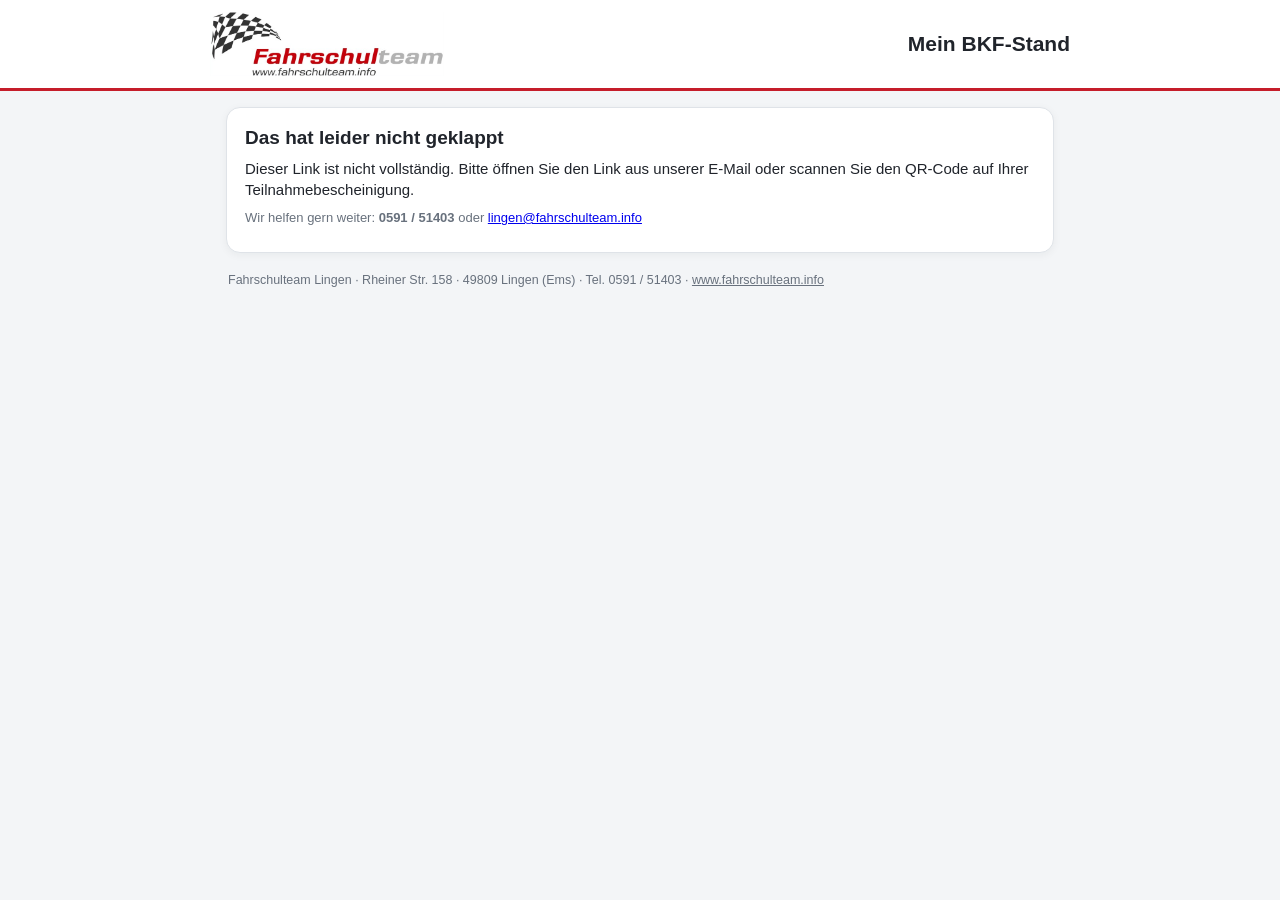
<file: mein-bkf.html>
<!doctype html>
<html lang="de">
<head>
<meta charset="utf-8">
<meta name="viewport" content="width=device-width, initial-scale=1">
<title>Mein BKF-Stand – Fahrschulteam Lingen</title>
<meta name="robots" content="noindex,nofollow">
<!-- Der persönliche Schlüssel im Link darf nicht an andere Seiten weitergegeben werden -->
<meta name="referrer" content="no-referrer">
<style>
  /* Persönliche Fahrerseite – dieselben Farben/Formen wie die Verwaltung (FTG-Design) */
  :root{
    --rot:#C51D2A; --rot-dark:#9F1722; --dunkel:#20242B; --grau:#68717D;
    --hell:#F3F5F7; --border:#DFE3E8;
  }
  *{box-sizing:border-box;margin:0;padding:0}
  html,body{font-family:Arial,"Helvetica Neue",Helvetica,sans-serif;background:var(--hell);color:var(--dunkel);font-size:15px;line-height:1.45;-webkit-font-smoothing:antialiased}
  /* Kopf wie auf der Bescheinigung: Logo auf Weiß, darunter die rote Linie */
  .kopf{background:#fff;border-bottom:3px solid var(--rot);padding:12px 16px}
  .kopf .in{max-width:860px;margin:0 auto;display:flex;align-items:center;justify-content:space-between;gap:14px;flex-wrap:wrap}
  .kopf img{display:block;height:64px;width:auto;max-width:100%}
  .kopf b{display:block;font-size:21px;color:var(--dunkel)}
  @media(max-width:600px){ .kopf img{height:52px} .kopf b{font-size:19px} }
  .wrap{max-width:860px;margin:0 auto;padding:16px}
  .card{background:#fff;border:1px solid var(--border);border-radius:14px;box-shadow:0 2px 8px rgba(28,33,40,.05)}
  .box{padding:16px 18px;margin-bottom:14px}
  h1{font-size:19px;margin-bottom:6px}
  p{margin:0 0 8px}
  .muted{color:var(--grau);font-size:13px}
  ol.schritte{margin:8px 0 0 20px;font-size:14px}
  ol.schritte li{margin:3px 0}
  .toolbar{display:flex;align-items:center;gap:12px;flex-wrap:wrap}
  .btn{display:inline-flex;align-items:center;justify-content:center;gap:6px;min-height:36px;padding:0 14px;
    border:1px solid var(--border);border-radius:10px;background:#fff;color:#3F4650;font:inherit;font-size:13px;font-weight:700;cursor:pointer;white-space:nowrap;text-decoration:none}
  .btn:hover{background:#F6F7F9}
  .btn-primary{background:var(--rot);border-color:var(--rot);color:#fff}
  .btn-primary:hover{background:var(--rot-dark)}
  .btn-danger{color:var(--rot);border-color:var(--rot)}
  input[type=date],input[type=text]{font:inherit;font-size:14px;padding:8px 10px;border:1px solid #D5DAE0;border-radius:10px;background:#fff;color:var(--dunkel)}
  input[type=checkbox]{-webkit-appearance:none;appearance:none;width:22px;height:22px;min-width:22px;border:2px solid #C9CFD6;border-radius:5px;background:#fff;cursor:pointer;display:inline-grid;place-content:center}
  input[type=checkbox]:checked{background:var(--rot);border-color:var(--rot)}
  input[type=checkbox]:checked::after{content:"";width:11px;height:6px;border-left:2.5px solid #fff;border-bottom:2.5px solid #fff;transform:rotate(-45deg) translate(1px,-1px)}
  input:focus{outline:none;border-color:var(--rot) !important;box-shadow:0 0 0 3px rgba(197,29,42,.18)}
  input[disabled]{opacity:.55;cursor:default}
  /* Speicher-Anzeige: bleibt beim Scrollen sichtbar */
  #status{position:sticky;top:8px;z-index:5;display:none;padding:9px 14px;border-radius:10px;font-size:13.5px;font-weight:700;margin-bottom:12px;border:1px solid transparent}
  #status.ok{display:block;background:#E4F4EA;color:#197341;border-color:#BFE3CC}
  #status.warte{display:block;background:#EEF1F4;color:#535C67;border-color:#DFE3E8}
  #status.warn{display:block;background:#FFF7E6;color:#8A5A00;border-color:#F5DDA6}
  #status.fehler{display:block;background:#FBEAEC;color:#9F1722;border-color:#F1CDD1}
  .meldung{background:#FBEAEC;color:#9F1722;border:1px solid #F1CDD1;border-radius:10px;padding:9px 12px;font-size:13.5px;margin-top:10px}
  #toast{position:fixed;bottom:16px;left:50%;transform:translateX(-50%);background:var(--dunkel);color:#fff;padding:10px 16px;border-radius:10px;font-size:13px;opacity:0;transition:opacity .2s;pointer-events:none}
  #toast.show{opacity:1}
  .fuss{font-size:12.5px;color:var(--grau);padding:4px 2px 24px}
  .fuss a{color:var(--grau)}
  @media(max-width:600px){
    .wrap{padding:10px}
    .bkr-row{flex-wrap:wrap}
    .bkr-row input[type=date]{width:100% !important;flex:1 1 100% !important}
    .bkr-ext input[type=date]{flex:1 1 100%}
  }
</style>
</head>
<body>
  <div class="kopf"><div class="in"><a href="https://www.fahrschulteam.info" target="_blank" rel="noopener" title="Zur Internetseite des Fahrschulteams"><img src="logo-fahrschulteam.jpg?v=20261004" alt="Fahrschulteam – www.fahrschulteam.info" width="235" height="64"></a><b>Mein BKF-Stand</b></div></div>

  <div class="wrap">
    <!-- 1) Laden -->
    <div class="card box" id="vLaden"><p class="muted">Ihre Daten werden geladen …</p></div>

    <!-- 2) Link ungültig / Dienst nicht erreichbar -->
    <div class="card box" id="vFehler" hidden>
      <h1>Das hat leider nicht geklappt</h1>
      <p id="fehlerText"></p>
      <p class="muted">Wir helfen gern weiter: <b>0591 / 51403</b> oder <a href="mailto:lingen@fahrschulteam.info">lingen@fahrschulteam.info</a></p>
    </div>

    <!-- 3) Geburtsdatum abfragen -->
    <div class="card box" id="vGeburt" hidden>
      <h1 id="geburtTitel">Kurz bestätigen</h1>
      <p>Damit nur Sie Ihre Daten sehen, geben Sie bitte Ihr Geburtsdatum ein.</p>
      <form id="geburtForm" class="toolbar" style="margin-top:10px">
        <input type="date" id="geburt" required aria-label="Geburtsdatum">
        <button class="btn btn-primary" type="submit">Weiter</button>
      </form>
      <div class="meldung" id="geburtMeldung" hidden></div>
    </div>

    <!-- 4) Persönlicher BKF-Stand -->
    <div id="vStand" hidden>
      <div class="card box">
        <h1 id="hallo">Hallo</h1>
        <p>Hier sehen Sie, welche Module der BKF-Weiterbildung (Schlüsselzahl 95) Ihnen noch fehlen.</p>
        <ol class="schritte">
          <li>Module, die Sie <b>bei uns</b> besucht haben, sind schon eingetragen.</li>
          <li>Waren Sie bei einem <b>anderen Anbieter</b>? Tragen Sie die Schulung unten ein. Auch <b>ADR</b> und <b>Tiertransport</b> zählen.</li>
          <li>Darunter steht sofort, was noch fehlt – mit passenden Terminen zum Anmelden.</li>
        </ol>
      </div>

      <div id="status" role="status"></div>
      <div id="rechner"></div>

      <div class="card box" style="margin-top:14px">
        <p class="muted" style="margin:0"><b>Gut zu wissen:</b> Ihre Eingaben werden automatisch beim Fahrschulteam gespeichert, damit Sie sie beim nächsten Mal nicht neu eintragen müssen. Sie sind für das Fahrschulteam<span id="firmaHinweis"></span> sichtbar und als „vom Fahrer selbst eingetragen“ gekennzeichnet. Sie können Ihre Einträge hier jederzeit ändern oder löschen. Das Ergebnis ist eine unverbindliche Auskunft auf Grundlage Ihrer Angaben; über die Verlängerung entscheidet die Fahrerlaubnisbehörde anhand Ihrer Teilnahmebescheinigungen.</p>
      </div>
    </div>

    <div class="fuss">Fahrschulteam Lingen · Rheiner Str. 158 · 49809 Lingen (Ems) · Tel. 0591 / 51403 · <a href="https://www.fahrschulteam.info" rel="noopener">www.fahrschulteam.info</a></div>
  </div>
  <div id="toast"></div>

  <script>
    function toast(t){ var e=document.getElementById('toast'); e.textContent=t; e.classList.add('show'); setTimeout(function(){e.classList.remove('show')},1800); }
  </script>
  <script src="bkf-rechner.js?v=20261006a"></script>
  <script>
  (function(){
    "use strict";
    var API="/.netlify/functions/mein-bkf";
    var el=function(id){ return document.getElementById(id); };
    var K=(new URLSearchParams(location.search).get("k")||"").trim().toLowerCase();
    var geburt="";              // nur für diese Sitzung im Speicher
    var zuletzt="";             // zuletzt gespeicherter Stand (zum Vergleichen)
    var timer=null, laeuft=false, nochmal=false, bereit=false;

    function zeige(id){
      ["vLaden","vFehler","vGeburt","vStand"].forEach(function(v){ el(v).hidden=(v!==id); });
    }
    function fehler(t){ el("fehlerText").textContent=t; zeige("vFehler"); }
    function status(art,t){ var s=el("status"); s.className=art; s.textContent=t; }
    function heute(){ return new Date().toISOString().slice(0,10); }

    async function ruf(extra){
      var body=Object.assign({k:K, birth:geburt}, extra||{});
      var r=await fetch(API,{method:"POST",headers:{"content-type":"application/json"},body:JSON.stringify(body)});
      var j={}; try{ j=await r.json(); }catch(e){}
      return j;
    }

    async function laden(){
      if(!/^[a-z0-9]{16,40}$/.test(K)){
        fehler("Dieser Link ist nicht vollständig. Bitte öffnen Sie den Link aus unserer E-Mail oder scannen Sie den QR-Code auf Ihrer Teilnahmebescheinigung.");
        return;
      }
      var j;
      try{ j=await ruf(); }
      catch(e){ fehler("Die Seite ist gerade nicht erreichbar. Bitte prüfen Sie Ihre Internetverbindung und versuchen Sie es später noch einmal."); return; }

      if(j.brauchtGeburt){
        el("geburtTitel").textContent = j.vorname ? "Hallo "+j.vorname+", kurz bestätigen" : "Kurz bestätigen";
        var m=el("geburtMeldung");
        if(j.message){ m.textContent=j.message+" Bitte noch einmal versuchen."; m.hidden=false; } else m.hidden=true;
        zeige("vGeburt");
        try{ el("geburt").focus(); }catch(e){}
        return;
      }
      if(!j.success){ fehler(j.message||"Die Daten konnten nicht geladen werden."); return; }
      anzeigen(j.fahrer);
    }

    function anzeigen(f){
      el("hallo").textContent="Hallo "+(f.name||"");
      el("firmaHinweis").textContent = f.hatFirma ? " und Ihre Firma" : "";
      zeige("vStand");
      // Reihenfolge wichtig: erst im Fahrer-Modus zeichnen, dann vorbelegen
      window.bkfRechnerRender(el("rechner"),{selbst:true, ablaufFest:!!f.ablaufFest, onChange:geaendert});
      window.bkfRechnerVorbelegen({ name:f.name, ablauf:f.ablauf||"", art:f.art||"", eigene:f.eigene||[], ext:f.ext||[], altUe:f.altUe||0, stand:f.stand||"" });
      zuletzt=JSON.stringify(sauber(window.bkfRechnerExport()).daten);
      bereit=true;
      geaendert();
    }

    // Nur vollständige Einträge werden gespeichert. Gibt zusätzlich an, was fehlt.
    function sauber(d){
      var h=heute(), fehlt=[];
      var extern=(d.extern||[]).filter(function(x,i){
        var nr="Schulung "+(i+1)+(x.titel?" ("+x.titel+")":"");
        if(!x.datum){ fehlt.push(nr+": Datum fehlt"); return false; }
        if(x.datum>h){ fehlt.push(nr+": Datum liegt in der Zukunft"); return false; }
        if(!x.kb.length){ fehlt.push(nr+": Kenntnisbereiche ankreuzen"); return false; }
        return true;
      });
      [["adr","ADR-Schulung"],["tier","Tiertransport"]].forEach(function(p){
        var x=d[p[0]];
        if(x.an && !x.datum) fehlt.push(p[1]+": Datum fehlt");
        else if(x.an && x.datum>h) fehlt.push(p[1]+": Datum liegt in der Zukunft");
      });
      return { daten:{ art:d.art, ablauf:d.ablauf||"", adr:d.adr, tier:d.tier, extern:extern }, fehlt:fehlt };
    }

    function geaendert(){
      if(!bereit) return;
      var s=sauber(window.bkfRechnerExport());
      var neu=JSON.stringify(s.daten);
      if(neu===zuletzt){
        if(s.fehlt.length) status("warn","Noch nicht gespeichert – "+s.fehlt.join(" · "));
        else if(el("status").className==="warn") status("ok","✓ Alles gespeichert");
        return;
      }
      status("warte","Wird gespeichert …");
      clearTimeout(timer);
      timer=setTimeout(speichern,900);
    }

    async function speichern(){
      if(laeuft){ nochmal=true; return; }
      laeuft=true;
      var s=sauber(window.bkfRechnerExport());
      var neu=JSON.stringify(s.daten);
      try{
        var j=await ruf({action:"speichern", daten:s.daten});
        if(j.success){
          zuletzt=neu;
          if(s.fehlt.length) status("warn","Noch nicht gespeichert – "+s.fehlt.join(" · "));
          else status("ok","✓ Alles gespeichert");
        } else status("fehler",j.message||"Speichern hat nicht geklappt. Bitte später erneut versuchen.");
      }catch(e){
        status("fehler","Keine Verbindung – Ihre Eingaben sind noch nicht gespeichert.");
      }
      laeuft=false;
      if(nochmal){ nochmal=false; geaendert(); }
    }

    el("geburtForm").addEventListener("submit",function(e){
      e.preventDefault();
      geburt=el("geburt").value||"";
      if(!geburt) return;
      zeige("vLaden");
      laden();
    });

    laden();
  })();
  </script>
</body>
</html>
</file>
